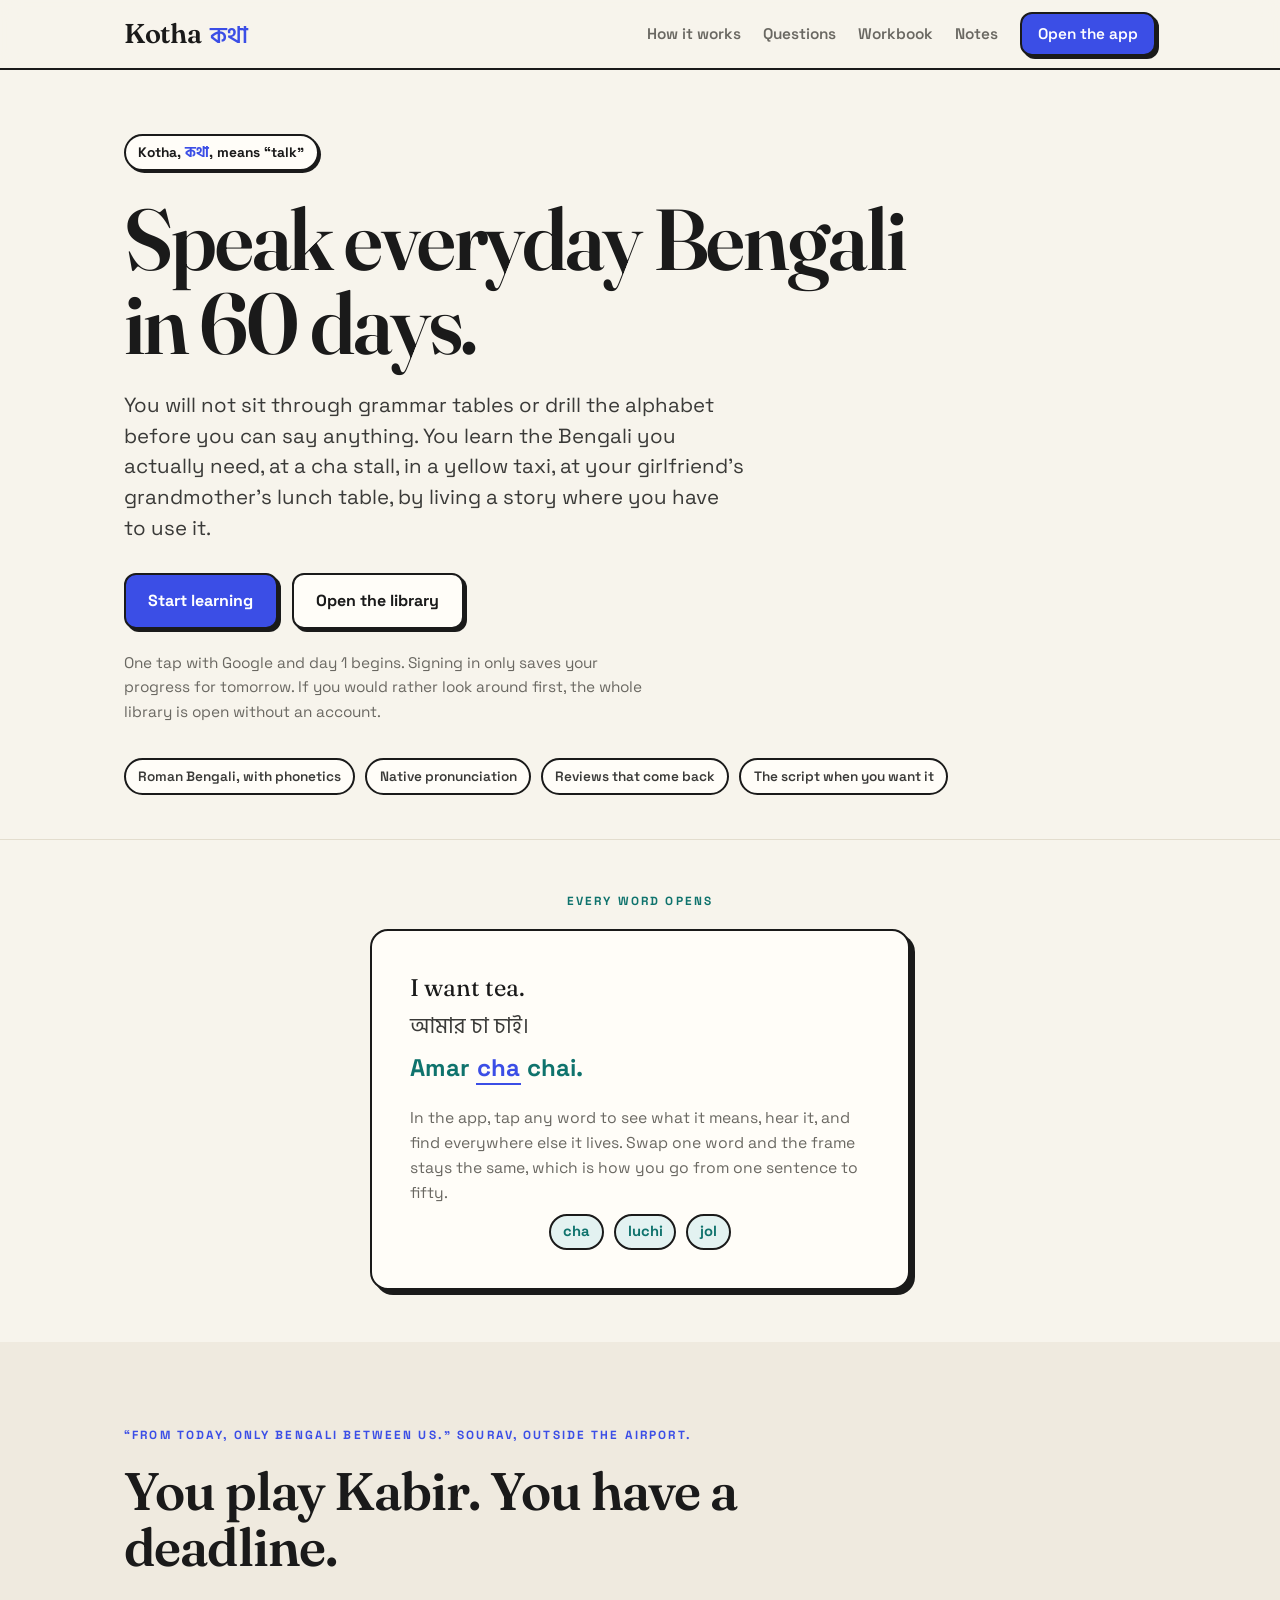
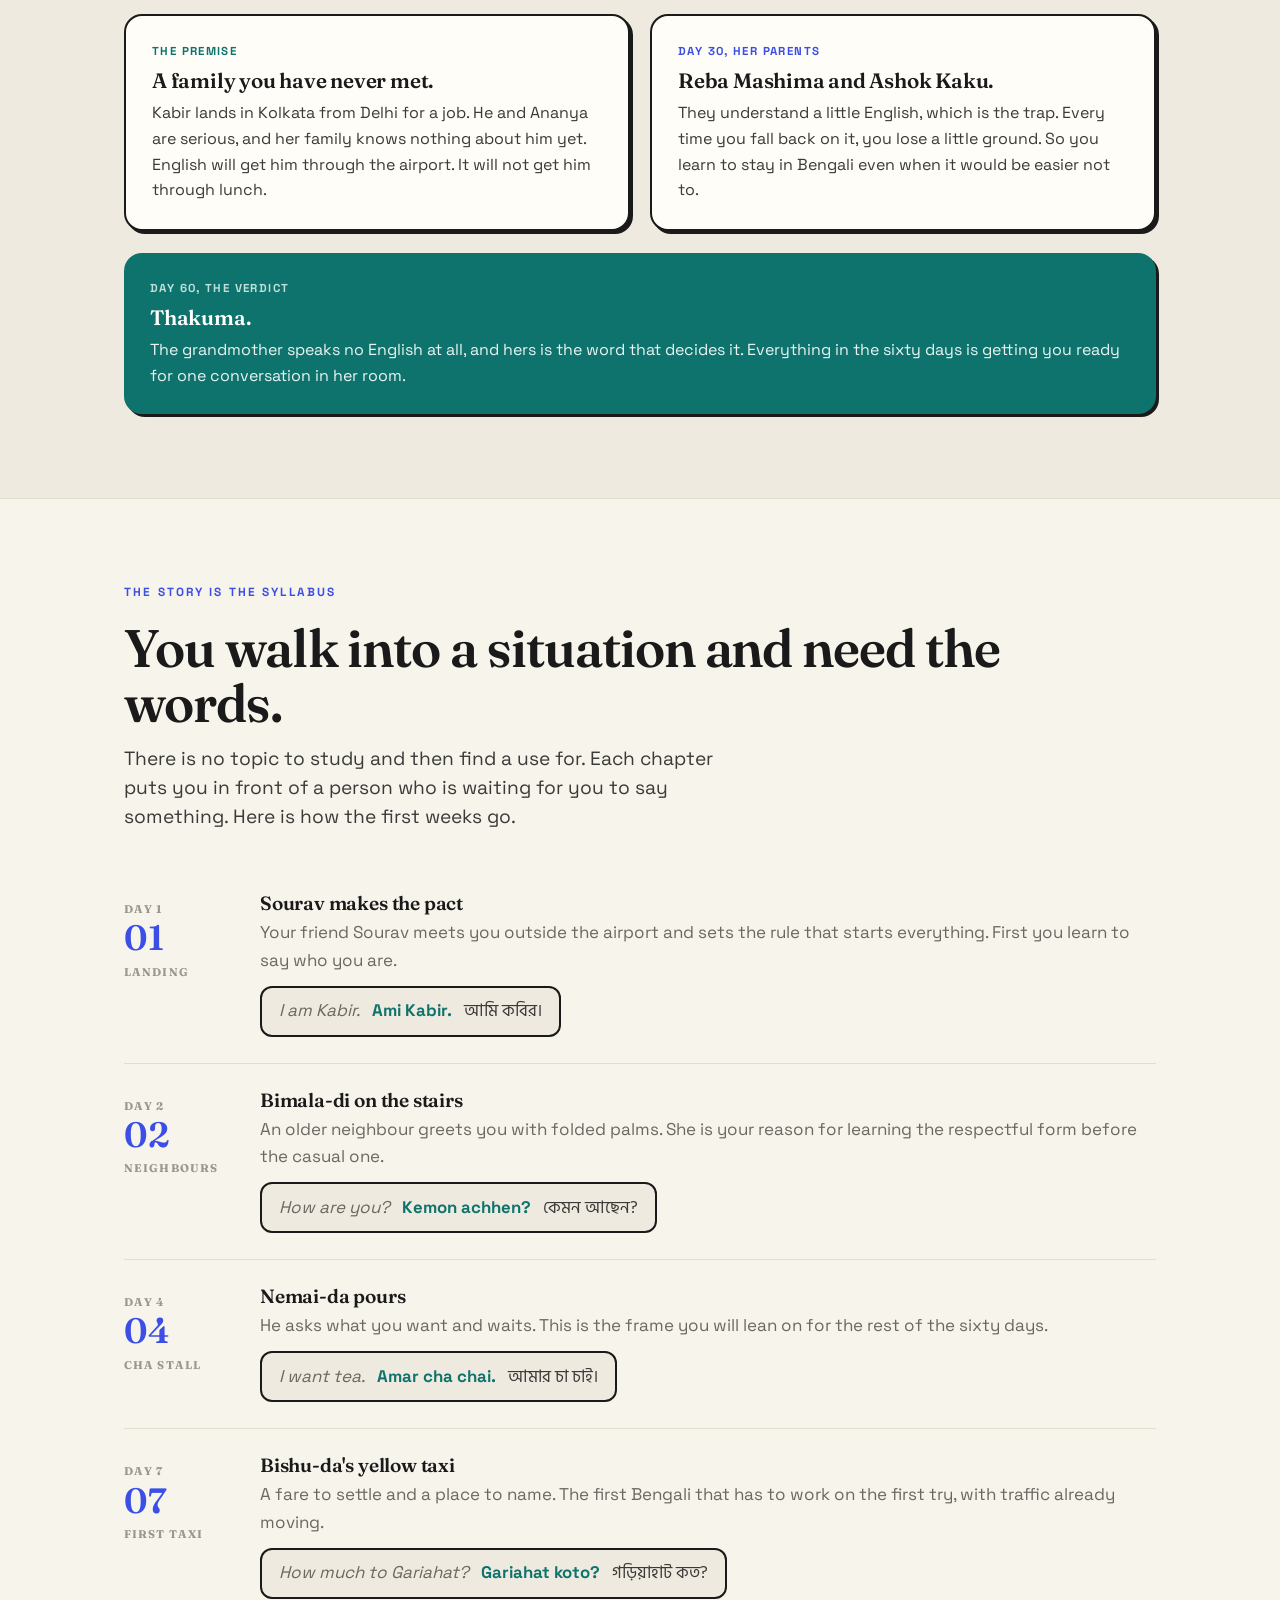
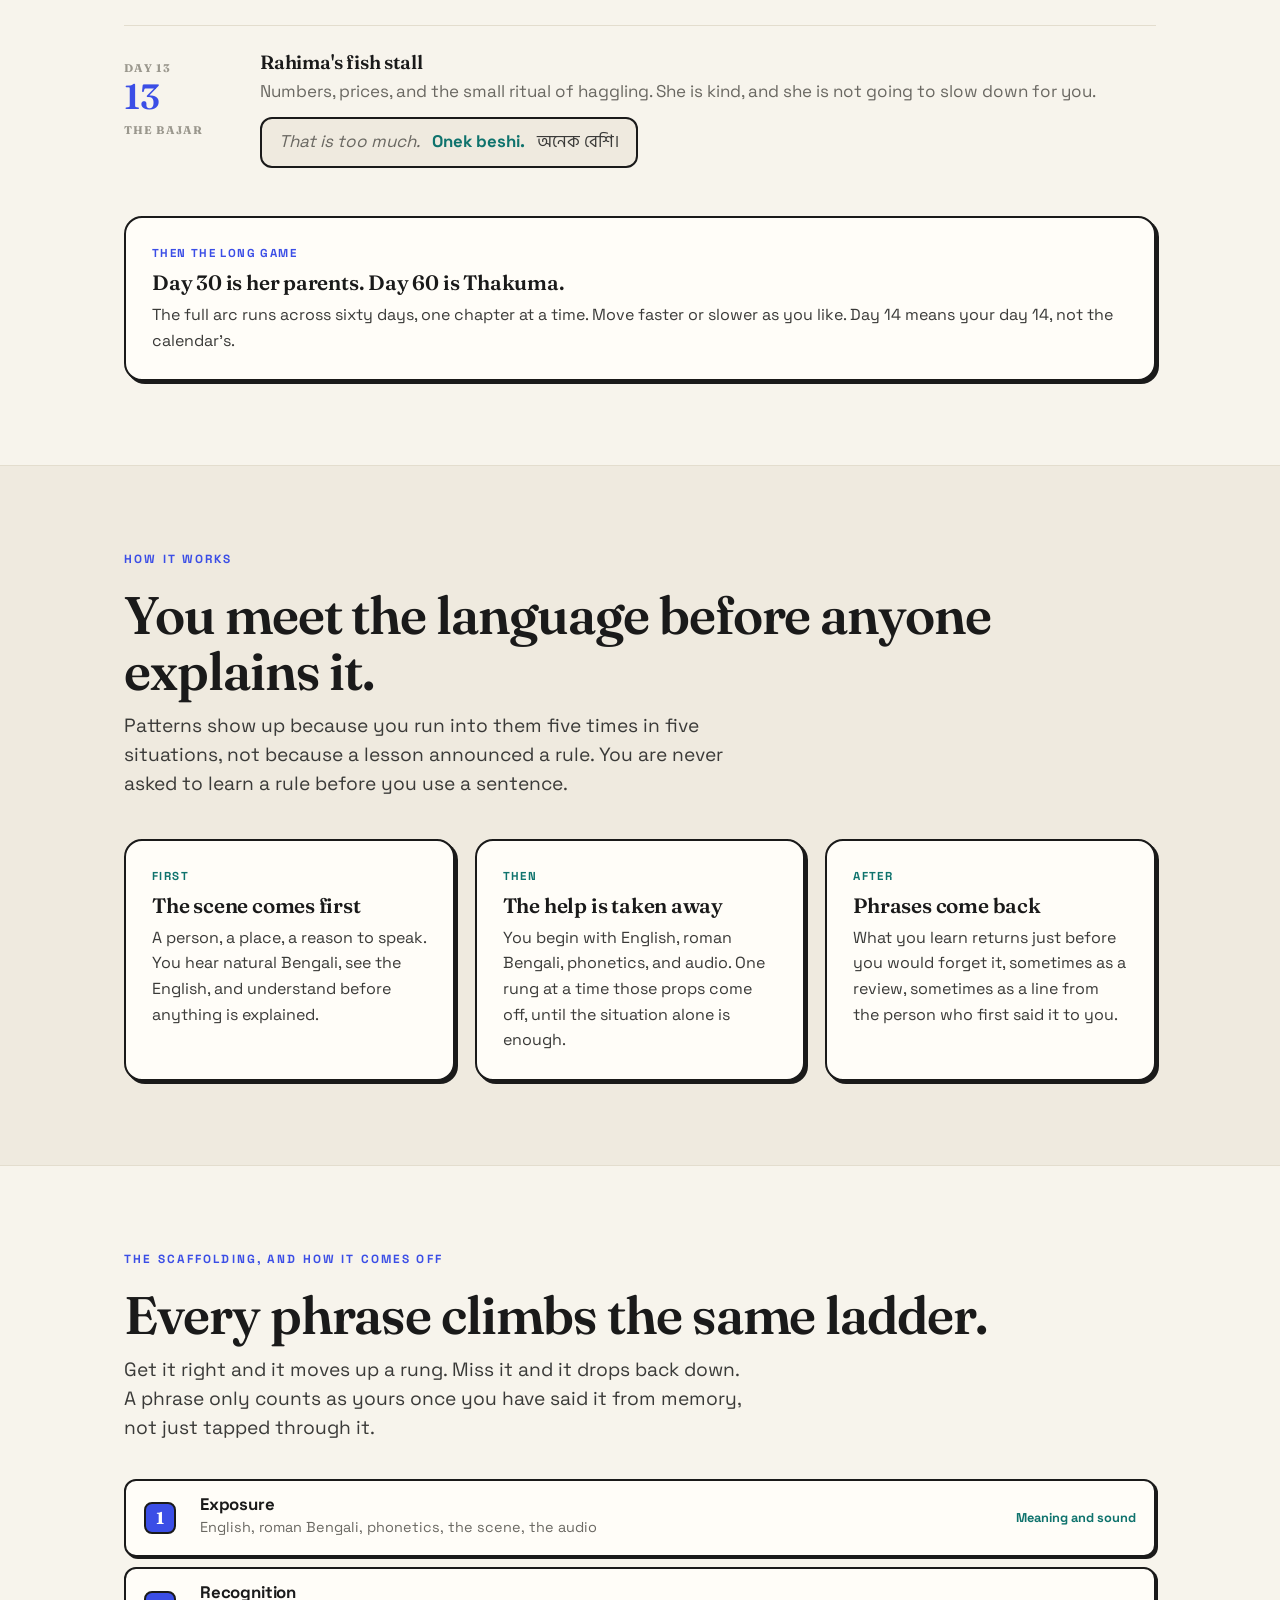
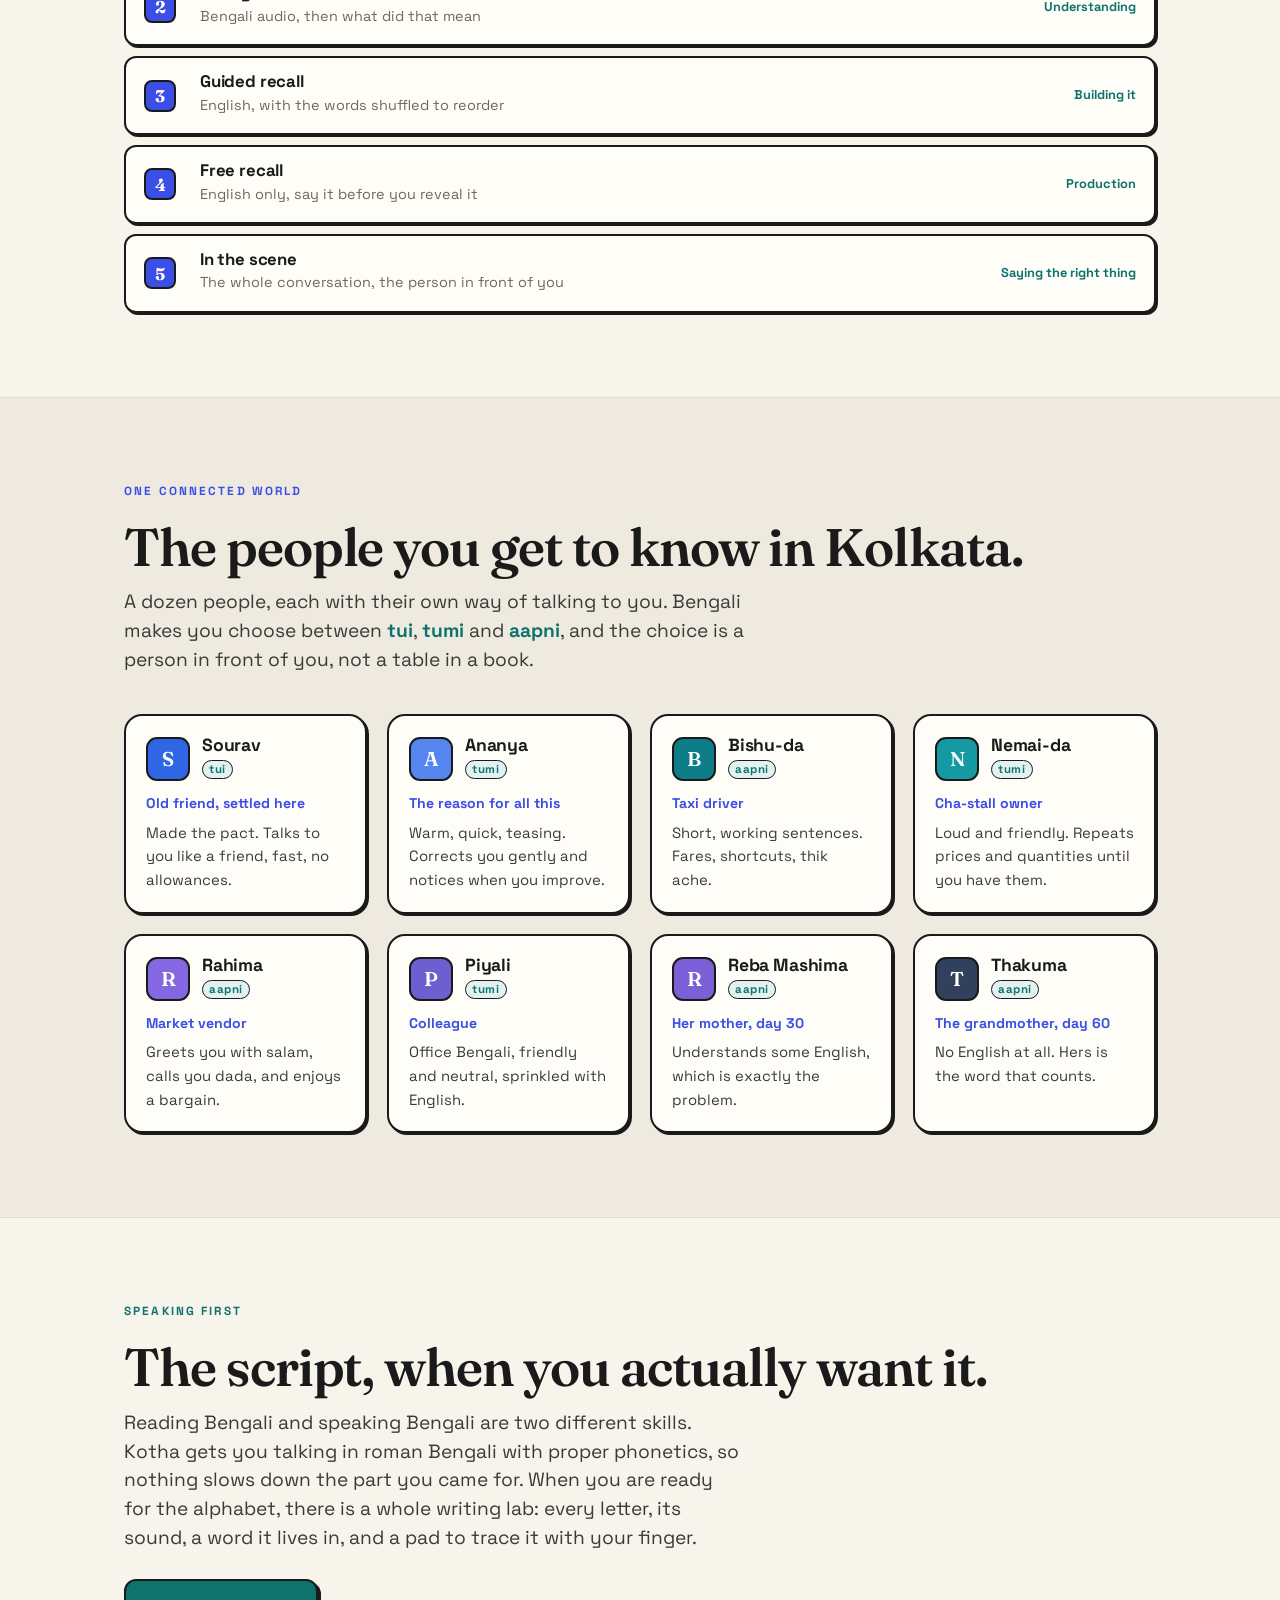
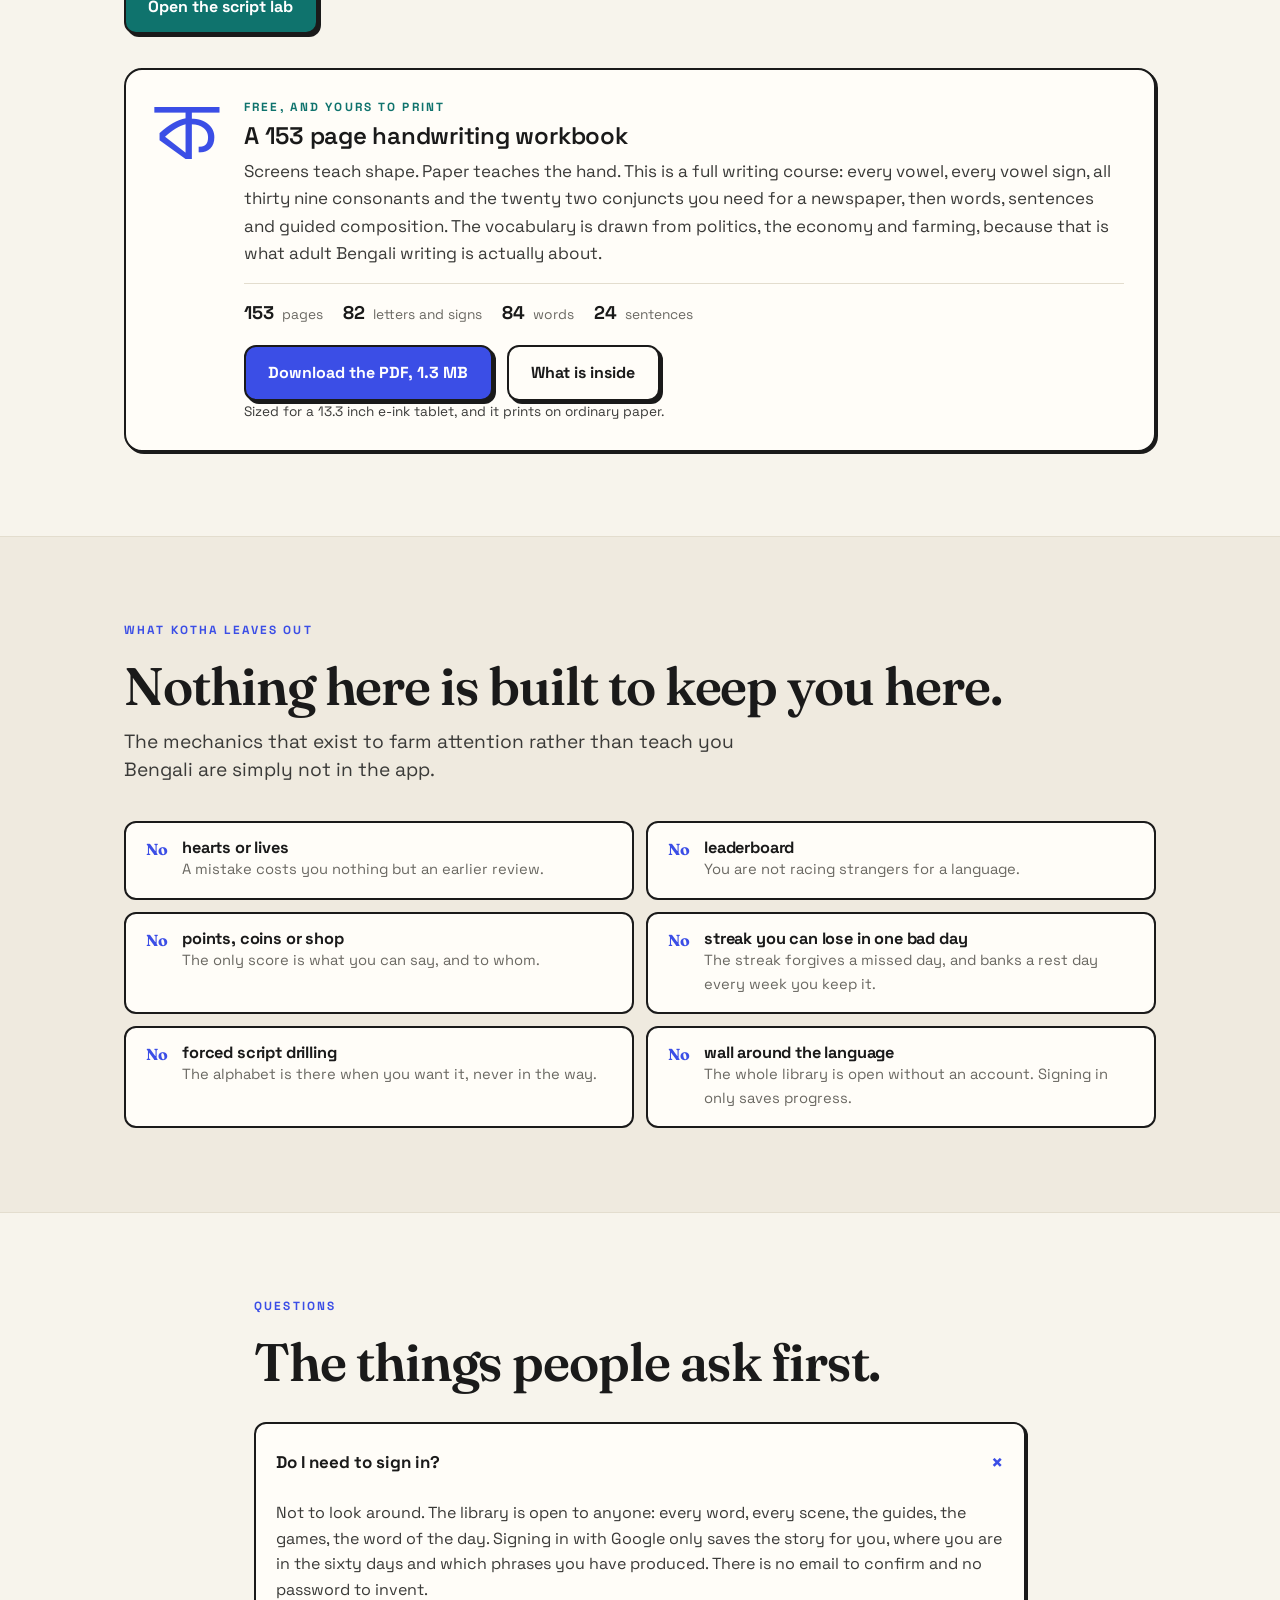
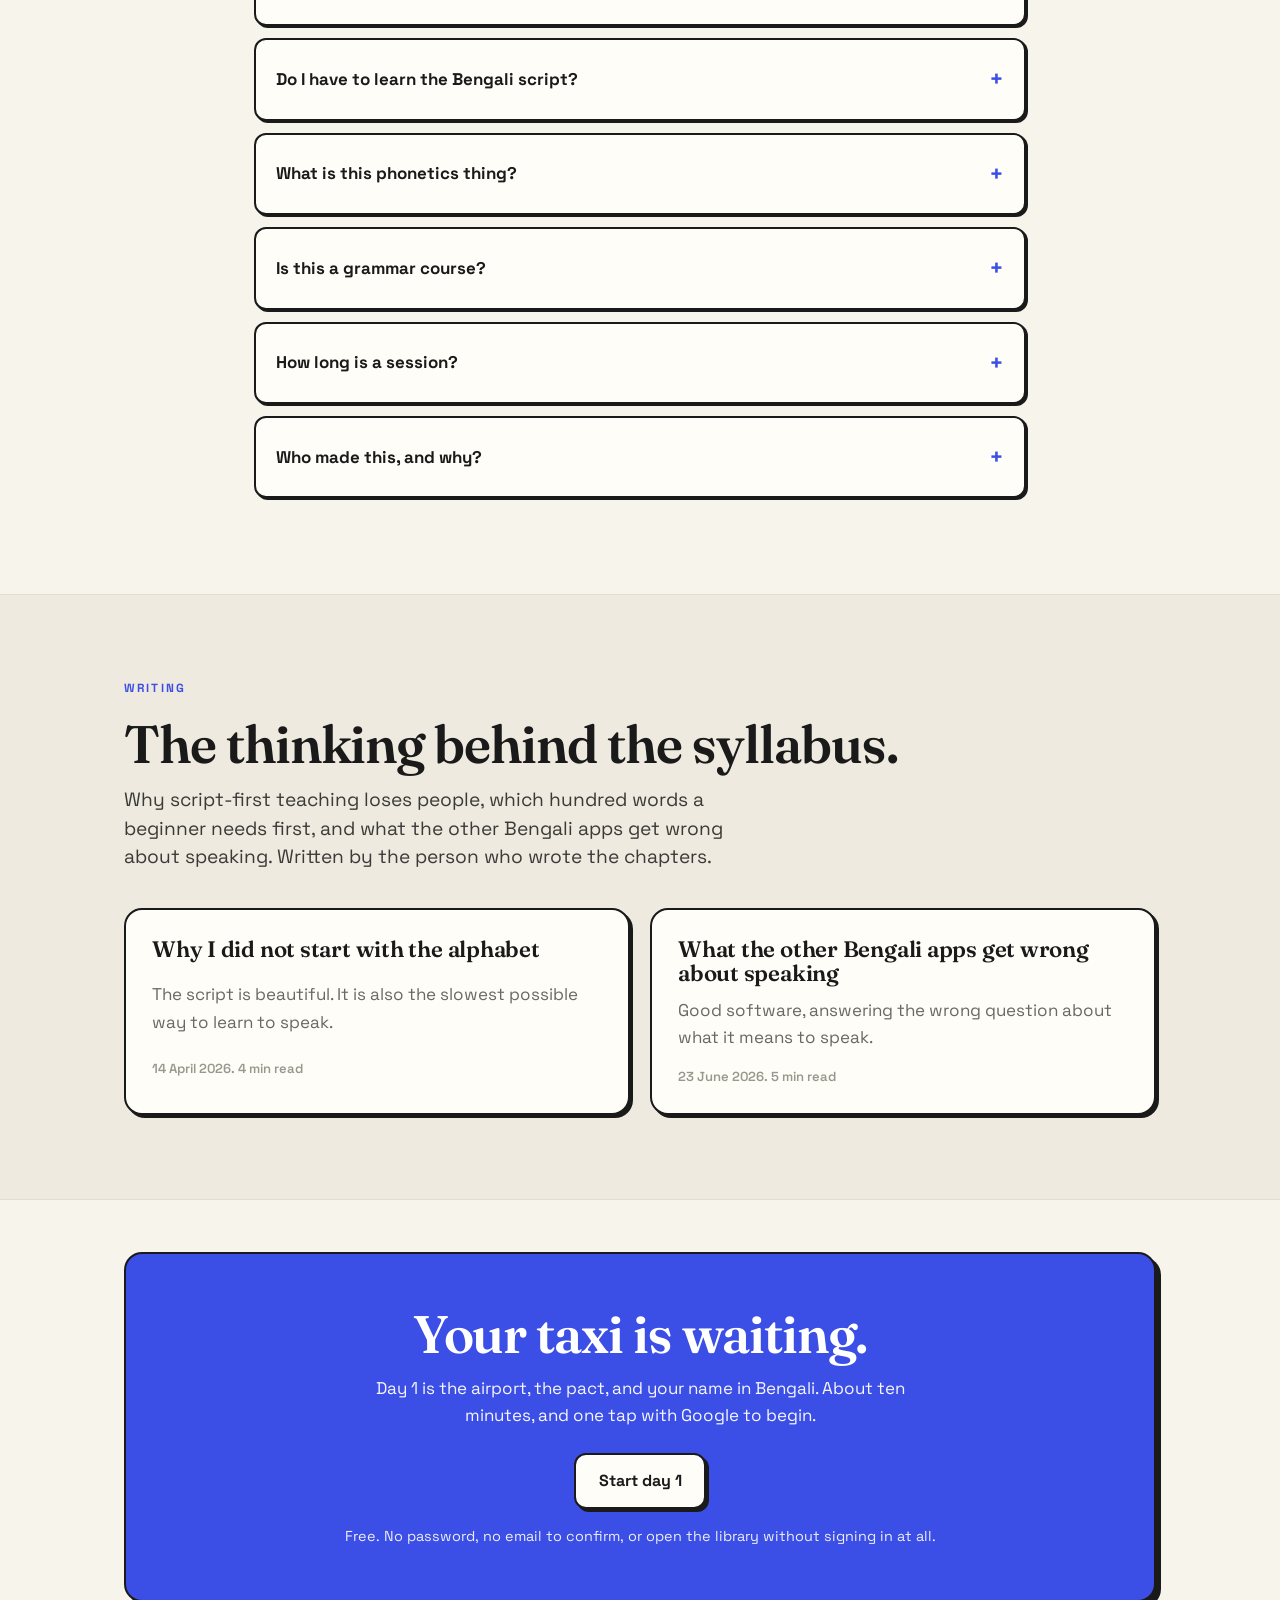
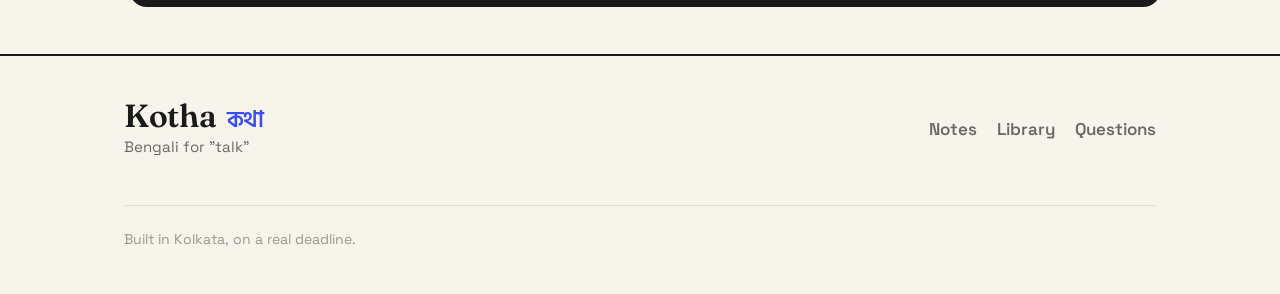
<file: index.html>
<!DOCTYPE html>
<html lang="en">
<head>
<meta charset="utf-8">
<meta name="viewport" content="width=device-width, initial-scale=1, viewport-fit=cover, maximum-scale=5">
<meta name="apple-mobile-web-app-capable" content="yes">
<meta name="mobile-web-app-capable" content="yes">
<meta name="apple-mobile-web-app-status-bar-style" content="default">
<meta name="apple-mobile-web-app-title" content="Kotha">
<meta name="theme-color" content="#f7f4ec" media="(prefers-color-scheme: light)">
<meta name="theme-color" content="#14151a" media="(prefers-color-scheme: dark)">
<meta name="format-detection" content="telephone=no">
<meta property="og:type" content="website">
<meta property="og:site_name" content="Kotha">
<meta property="og:title" content="Kotha, learn to speak Bengali">
<meta property="og:description" content="Story chapters set in Kolkata, spaced review that remembers what you forget, and the Bengali script traced by hand. Free.">
<meta property="og:url" content="https://aytasnerd.github.io/kotha-bengali/">
<meta property="og:image" content="https://aytasnerd.github.io/kotha-bengali/og.png">
<meta property="og:image:width" content="1200">
<meta property="og:image:height" content="630">
<meta property="og:image:alt" content="The Bengali letter ka, beside the word Kotha">
<meta name="twitter:card" content="summary_large_image">
<meta name="twitter:title" content="Kotha, learn to speak Bengali">
<meta name="twitter:description" content="Story chapters, spaced review, and the script by hand. Free.">
<meta name="twitter:image" content="https://aytasnerd.github.io/kotha-bengali/og.png">
<link rel="manifest" href="manifest.webmanifest">
<link rel="apple-touch-icon" sizes="180x180" href="apple-touch-icon.png">
<link rel="icon" href="icon.svg" type="image/svg+xml">
<title>Kotha, speak everyday Bengali in 60 days</title>
<meta name="description" content="Speak everyday Bengali in 60 days. The Bengali you actually need at a cha stall, in a yellow taxi, at your girlfriend's grandmother's lunch table, learned by living a story where you have to use it.">
<link rel="preconnect" href="https://fonts.googleapis.com">
<link rel="preconnect" href="https://fonts.gstatic.com" crossorigin>
<link href="https://fonts.googleapis.com/css2?family=Fraunces:ital,opsz,wght@0,9..144,400;0,9..144,500;0,9..144,600;0,9..144,700;1,9..144,500&family=Space+Grotesk:wght@400;500;600;700&family=Hind+Siliguri:wght@400;500;600;700&display=swap" rel="stylesheet">
<script>(function(){var r=document.documentElement;r.dataset.theme=localStorage.getItem('kotha.theme')||'light';r.dataset.accent=localStorage.getItem('kotha.accent')||'indigo';})();</script>
<link rel="stylesheet" href="styles.css?v=1785335467">
</head>
<body>

<header class="nav">
  <div class="nav-inner">
    <a href="index.html" class="brand">Kotha <span class="sc">কথা</span></a>
    <nav class="nav-links" id="navlinks">
      <a href="#how">How it works</a>
      <a href="#questions">Questions</a>
      <a href="#workbook">Workbook</a>
      <a href="app.html#/writing">Notes</a>
      <a href="app.html" class="btn btn-primary nav-cta">Open the app</a>
      
    </nav>
    <button class="nav-toggle" aria-label="Menu" onclick="document.getElementById('navlinks').classList.toggle('open')">Menu</button>
  </div>
</header>

<section class="hero">
  <div class="wrap">
    <span class="hero-badge">Kotha, <span class="sc">কথা</span>, means “talk”</span>
    <h1 class="h-hero">Speak everyday Bengali<br>in 60 days.</h1>
    <p class="lead">You will not sit through grammar tables or drill the alphabet before you can say anything. You learn the Bengali you actually need, at a cha stall, in a yellow taxi, at your girlfriend's grandmother's lunch table, by living a story where you have to use it.</p>
    <div class="hero-cta">
      <a href="app.html" class="btn btn-primary">Start learning</a>
      <a href="app.html#/library" class="btn btn-ghost">Open the library</a>
    </div>
    <p class="hero-note">One tap with Google and day 1 begins. Signing in only saves your progress for tomorrow. If you would rather look around first, the whole library is open without an account.</p>
    <div class="hero-chips">
      <span class="chip">Roman Bengali, with phonetics</span>
      <span class="chip">Native pronunciation</span>
      <span class="chip">Reviews that come back</span>
      <span class="chip">The script when you want it</span>
    </div>
  </div>
</section>

<section class="section-sm">
  <div class="wrap center">
    <p class="eyebrow teal">Every word opens</p>
    <a class="tapdemo" href="app.html" style="display:block">
      <div class="phrase">I want tea.</div>
      <div class="scriptline">আমার চা চাই।</div>
      <div class="roman">Amar <span class="word">cha</span> chai.</div>
      <p class="muted" style="font-size:.98rem">In the app, tap any word to see what it means, hear it, and find everywhere else it lives. Swap one word and the frame stays the same, which is how you go from one sentence to fifty.</p>
      <div class="swap-row" style="justify-content:center">
        <span class="swap">cha</span>
        <span class="swap">luchi</span>
        <span class="swap">jol</span>
      </div>
    </a>
  </div>
</section>

<section class="section" style="background:var(--bg-subtle)">
  <div class="wrap">
    <p class="eyebrow">“From today, only Bengali between us.” Sourav, outside the airport.</p>
    <h2 class="h-sec" style="max-width:760px">You play Kabir. You have a deadline.</h2>
    <div class="grid grid-2" style="margin-top:40px">
      <div class="card">
        <div class="kicker teal">The premise</div>
        <h3>A family you have never met.</h3>
        <p>Kabir lands in Kolkata from Delhi for a job. He and Ananya are serious, and her family knows nothing about him yet. English will get him through the airport. It will not get him through lunch.</p>
      </div>
      <div class="card">
        <div class="kicker">Day 30, her parents</div>
        <h3>Reba Mashima and Ashok Kaku.</h3>
        <p>They understand a little English, which is the trap. Every time you fall back on it, you lose a little ground. So you learn to stay in Bengali even when it would be easier not to.</p>
      </div>
    </div>
    <div class="card" style="margin-top:22px;background:var(--grad-teal);color:#fff;border:none">
      <div class="kicker teal" style="color:#bfe0da">Day 60, the verdict</div>
      <h3 style="color:#fff">Thakuma.</h3>
      <p style="color:#eaf5f2">The grandmother speaks no English at all, and hers is the word that decides it. Everything in the sixty days is getting you ready for one conversation in her room.</p>
    </div>
  </div>
</section>

<section class="section">
  <div class="wrap">
    <p class="eyebrow">The story is the syllabus</p>
    <h2 class="h-sec">You walk into a situation and need the words.</h2>
    <p class="lead" style="margin-top:14px">There is no topic to study and then find a use for. Each chapter puts you in front of a person who is waiting for you to say something. Here is how the first weeks go.</p>

    <div style="margin-top:36px">
      <div class="beat">
        <div class="day"><span class="lbl">Day 1</span><span class="num">01</span><span class="lbl">Landing</span></div>
        <div><h4>Sourav makes the pact</h4>
          <p class="muted">Your friend Sourav meets you outside the airport and sets the rule that starts everything. First you learn to say who you are.</p>
          <div class="say"><span class="en">I am Kabir.</span><span class="bn">Ami Kabir.</span><span class="sc">আমি কবির।</span></div></div>
      </div>
      <div class="beat">
        <div class="day"><span class="lbl">Day 2</span><span class="num">02</span><span class="lbl">Neighbours</span></div>
        <div><h4>Bimala-di on the stairs</h4>
          <p class="muted">An older neighbour greets you with folded palms. She is your reason for learning the respectful form before the casual one.</p>
          <div class="say"><span class="en">How are you?</span><span class="bn">Kemon achhen?</span><span class="sc">কেমন আছেন?</span></div></div>
      </div>
      <div class="beat">
        <div class="day"><span class="lbl">Day 4</span><span class="num">04</span><span class="lbl">Cha stall</span></div>
        <div><h4>Nemai-da pours</h4>
          <p class="muted">He asks what you want and waits. This is the frame you will lean on for the rest of the sixty days.</p>
          <div class="say"><span class="en">I want tea.</span><span class="bn">Amar cha chai.</span><span class="sc">আমার চা চাই।</span></div></div>
      </div>
      <div class="beat">
        <div class="day"><span class="lbl">Day 7</span><span class="num">07</span><span class="lbl">First taxi</span></div>
        <div><h4>Bishu-da's yellow taxi</h4>
          <p class="muted">A fare to settle and a place to name. The first Bengali that has to work on the first try, with traffic already moving.</p>
          <div class="say"><span class="en">How much to Gariahat?</span><span class="bn">Gariahat koto?</span><span class="sc">গড়িয়াহাট কত?</span></div></div>
      </div>
      <div class="beat">
        <div class="day"><span class="lbl">Day 13</span><span class="num">13</span><span class="lbl">The bajar</span></div>
        <div><h4>Rahima's fish stall</h4>
          <p class="muted">Numbers, prices, and the small ritual of haggling. She is kind, and she is not going to slow down for you.</p>
          <div class="say"><span class="en">That is too much.</span><span class="bn">Onek beshi.</span><span class="sc">অনেক বেশি।</span></div></div>
      </div>
    </div>

    <div class="card" style="margin-top:22px">
      <div class="kicker">Then the long game</div>
      <h3>Day 30 is her parents. Day 60 is Thakuma.</h3>
      <p>The full arc runs across sixty days, one chapter at a time. Move faster or slower as you like. Day 14 means your day 14, not the calendar's.</p>
    </div>
  </div>
</section>

<section class="section" id="how" style="background:var(--bg-subtle)">
  <div class="wrap">
    <p class="eyebrow">How it works</p>
    <h2 class="h-sec">You meet the language before anyone explains it.</h2>
    <p class="lead" style="margin-top:14px">Patterns show up because you run into them five times in five situations, not because a lesson announced a rule. You are never asked to learn a rule before you use a sentence.</p>

    <div class="grid grid-3" style="margin-top:40px">
      <div class="card"><div class="kicker teal">First</div><h3>The scene comes first</h3>
        <p>A person, a place, a reason to speak. You hear natural Bengali, see the English, and understand before anything is explained.</p></div>
      <div class="card"><div class="kicker teal">Then</div><h3>The help is taken away</h3>
        <p>You begin with English, roman Bengali, phonetics, and audio. One rung at a time those props come off, until the situation alone is enough.</p></div>
      <div class="card"><div class="kicker teal">After</div><h3>Phrases come back</h3>
        <p>What you learn returns just before you would forget it, sometimes as a review, sometimes as a line from the person who first said it to you.</p></div>
    </div>
  </div>
</section>

<section class="section">
  <div class="wrap">
    <p class="eyebrow">The scaffolding, and how it comes off</p>
    <h2 class="h-sec">Every phrase climbs the same ladder.</h2>
    <p class="lead" style="margin-top:14px">Get it right and it moves up a rung. Miss it and it drops back down. A phrase only counts as yours once you have said it from memory, not just tapped through it.</p>

    <div class="ladder" style="margin-top:36px">
      <div class="rung"><span class="n">1</span><div><h4>Exposure</h4><span class="sub">English, roman Bengali, phonetics, the scene, the audio</span></div><span class="tag">Meaning and sound</span></div>
      <div class="rung"><span class="n">2</span><div><h4>Recognition</h4><span class="sub">Bengali audio, then what did that mean</span></div><span class="tag">Understanding</span></div>
      <div class="rung"><span class="n">3</span><div><h4>Guided recall</h4><span class="sub">English, with the words shuffled to reorder</span></div><span class="tag">Building it</span></div>
      <div class="rung"><span class="n">4</span><div><h4>Free recall</h4><span class="sub">English only, say it before you reveal it</span></div><span class="tag">Production</span></div>
      <div class="rung"><span class="n">5</span><div><h4>In the scene</h4><span class="sub">The whole conversation, the person in front of you</span></div><span class="tag">Saying the right thing</span></div>
    </div>
  </div>
</section>

<section class="section" style="background:var(--bg-subtle)">
  <div class="wrap">
    <p class="eyebrow">One connected world</p>
    <h2 class="h-sec">The people you get to know in Kolkata.</h2>
    <p class="lead" style="margin-top:14px">A dozen people, each with their own way of talking to you. Bengali makes you choose between <b class="bn">tui</b>, <b class="bn">tumi</b> and <b class="bn">aapni</b>, and the choice is a person in front of you, not a table in a book.</p>

    <div class="grid grid-4" style="margin-top:40px">
      <div class="person"><div class="top"><span class="avatar" style="background:#2f66e6">S</span><div><h4>Sourav</h4><span class="reg">tui</span></div></div><div class="role">Old friend, settled here</div><p>Made the pact. Talks to you like a friend, fast, no allowances.</p></div>
      <div class="person"><div class="top"><span class="avatar" style="background:#5585ef">A</span><div><h4>Ananya</h4><span class="reg">tumi</span></div></div><div class="role">The reason for all this</div><p>Warm, quick, teasing. Corrects you gently and notices when you improve.</p></div>
      <div class="person"><div class="top"><span class="avatar" style="background:#0f7d88">B</span><div><h4>Bishu-da</h4><span class="reg">aapni</span></div></div><div class="role">Taxi driver</div><p>Short, working sentences. Fares, shortcuts, thik ache.</p></div>
      <div class="person"><div class="top"><span class="avatar" style="background:#159aa4">N</span><div><h4>Nemai-da</h4><span class="reg">tumi</span></div></div><div class="role">Cha-stall owner</div><p>Loud and friendly. Repeats prices and quantities until you have them.</p></div>
      <div class="person"><div class="top"><span class="avatar" style="background:#8368e2">R</span><div><h4>Rahima</h4><span class="reg">aapni</span></div></div><div class="role">Market vendor</div><p>Greets you with salam, calls you dada, and enjoys a bargain.</p></div>
      <div class="person"><div class="top"><span class="avatar" style="background:#6d5fd0">P</span><div><h4>Piyali</h4><span class="reg">tumi</span></div></div><div class="role">Colleague</div><p>Office Bengali, friendly and neutral, sprinkled with English.</p></div>
      <div class="person"><div class="top"><span class="avatar" style="background:#7a5fd6">R</span><div><h4>Reba Mashima</h4><span class="reg">aapni</span></div></div><div class="role">Her mother, day 30</div><p>Understands some English, which is exactly the problem.</p></div>
      <div class="person"><div class="top"><span class="avatar" style="background:#31405c">T</span><div><h4>Thakuma</h4><span class="reg">aapni</span></div></div><div class="role">The grandmother, day 60</div><p>No English at all. Hers is the word that counts.</p></div>
    </div>
  </div>
</section>

<section class="section">
  <div class="wrap">
    <p class="eyebrow teal">Speaking first</p>
    <h2 class="h-sec">The script, when you actually want it.</h2>
    <p class="lead" style="margin-top:14px">Reading Bengali and speaking Bengali are two different skills. Kotha gets you talking in roman Bengali with proper phonetics, so nothing slows down the part you came for. When you are ready for the alphabet, there is a whole writing lab: every letter, its sound, a word it lives in, and a pad to trace it with your finger.</p>
    <div class="hero-cta" style="margin-top:26px"><a href="app.html#/script" class="btn btn-teal">Open the script lab</a></div>

    <div class="wb-card" id="workbook">
      <div class="wb-card-ka">ক</div>
      <div class="wb-card-body">
        <p class="eyebrow teal" style="margin-bottom:6px">Free, and yours to print</p>
        <h3>A 153 page handwriting workbook</h3>
        <p>Screens teach shape. Paper teaches the hand. This is a full writing course:
           every vowel, every vowel sign, all thirty nine consonants and the twenty two
           conjuncts you need for a newspaper, then words, sentences and guided
           composition. The vocabulary is drawn from politics, the economy and farming,
           because that is what adult Bengali writing is actually about.</p>
        <div class="wb-card-meta">
          <span><b>153</b> pages</span><span><b>82</b> letters and signs</span>
          <span><b>84</b> words</span><span><b>24</b> sentences</span>
        </div>
        <div class="hero-cta" style="margin-top:18px">
          <a href="Writing-Bengali.pdf" class="btn btn-primary" download>Download the PDF, 1.3 MB</a>
          <a href="app.html#/workbook" class="btn btn-ghost">What is inside</a>
        </div>
        <p class="wb-card-note">Sized for a 13.3 inch e-ink tablet, and it prints on ordinary paper.</p>
      </div>
    </div>
  </div>
</section>

<section class="section" style="background:var(--bg-subtle)">
  <div class="wrap">
    <p class="eyebrow">What Kotha leaves out</p>
    <h2 class="h-sec">Nothing here is built to keep you here.</h2>
    <p class="lead" style="margin-top:14px">The mechanics that exist to farm attention rather than teach you Bengali are simply not in the app.</p>

    <div class="wont grid grid-2" style="margin-top:36px">
      <div class="wont-item"><span class="x">No</span><div><h4>hearts or lives</h4><p>A mistake costs you nothing but an earlier review.</p></div></div>
      <div class="wont-item"><span class="x">No</span><div><h4>leaderboard</h4><p>You are not racing strangers for a language.</p></div></div>
      <div class="wont-item"><span class="x">No</span><div><h4>points, coins or shop</h4><p>The only score is what you can say, and to whom.</p></div></div>
      <div class="wont-item"><span class="x">No</span><div><h4>streak you can lose in one bad day</h4><p>The streak forgives a missed day, and banks a rest day every week you keep it.</p></div></div>
      <div class="wont-item"><span class="x">No</span><div><h4>forced script drilling</h4><p>The alphabet is there when you want it, never in the way.</p></div></div>
      <div class="wont-item"><span class="x">No</span><div><h4>wall around the language</h4><p>The whole library is open without an account. Signing in only saves progress.</p></div></div>
    </div>
  </div>
</section>

<section class="section" id="questions">
  <div class="wrap" style="max-width:820px">
    <p class="eyebrow">Questions</p>
    <h2 class="h-sec">The things people ask first.</h2>
    <div class="faq" style="margin-top:32px">
      <details open><summary>Do I need to sign in?</summary>
        <p>Not to look around. The library is open to anyone: every word, every scene, the guides, the games, the word of the day. Signing in with Google only saves the story for you, where you are in the sixty days and which phrases you have produced. There is no email to confirm and no password to invent.</p></details>
      <details><summary>Do I have to learn the Bengali script?</summary>
        <p>No, and not to speak. Everything is taught in roman Bengali with a phonetic guide, so <span class="bn">Amar cha chai</span> rather than the letters. If you do want the script, there is a full writing lab that teaches it letter by letter, with a tracing pad. It sits beside the course, never in front of it.</p></details>
      <details><summary>What is this phonetics thing?</summary>
        <p>Two spellings for every word. The casual roman that learners actually write, and a phonetic line in the mouth of Kolkata, so you know that <span class="bn">jol</span> is said /dʒɔl/ and <span class="bn">kemon achhen</span> is /kæmon atʃʰen/. You hear it too, on every phrase.</p></details>
      <details><summary>Is this a grammar course?</summary>
        <p>No. You are never asked to learn a rule before you use a sentence. Register, whether you say <span class="bn">tui</span>, <span class="bn">tumi</span> or <span class="bn">aapni</span>, is taught as who you are talking to, not which table applies. The guides are there if you want the why, but you can ignore them and still finish the story.</p></details>
      <details><summary>How long is a session?</summary>
        <p>About ten to fifteen minutes. A scene, four or five new phrases climbing the ladder, and the full conversation to read and hear at the end. One chapter a day carries you through the arc.</p></details>
      <details><summary>Who made this, and why?</summary>
        <p>Someone with the same deadline as Kabir: a family, a language they did not share, and a real date on the calendar. Everything in the app exists because it was needed first. The thinking behind the syllabus is in the <a href="app.html#/writing">Notes</a> section.</p></details>
    </div>
  </div>
</section>

<section class="section" style="background:var(--bg-subtle)">
  <div class="wrap">
    <p class="eyebrow">Writing</p>
    <h2 class="h-sec">The thinking behind the syllabus.</h2>
    <p class="lead" style="margin-top:14px">Why script-first teaching loses people, which hundred words a beginner needs first, and what the other Bengali apps get wrong about speaking. Written by the person who wrote the chapters.</p>
    <div class="grid grid-2" style="margin-top:36px">
      <a class="post" href="app.html#/post/why-i-did-not-start-with-the-alphabet">
        <h3>Why I did not start with the alphabet</h3>
        <p class="muted">The script is beautiful. It is also the slowest possible way to learn to speak.</p>
        <div class="meta">14 April 2026. 4 min read</div></a>
      <a class="post" href="app.html#/post/what-other-bengali-apps-get-wrong-about-speaking">
        <h3>What the other Bengali apps get wrong about speaking</h3>
        <p class="muted">Good software, answering the wrong question about what it means to speak.</p>
        <div class="meta">23 June 2026. 5 min read</div></a>
    </div>
  </div>
</section>

<section class="section-sm">
  <div class="wrap">
    <div class="cta-band">
      <h2 class="h-sec">Your taxi is waiting.</h2>
      <p>Day 1 is the airport, the pact, and your name in Bengali. About ten minutes, and one tap with Google to begin.</p>
      <a href="app.html" class="btn btn-ghost">Start day 1</a>
      <div class="sub">Free. No password, no email to confirm, or open the library without signing in at all.</div>
    </div>
  </div>
</section>

<footer class="foot">
  <div class="wrap foot-inner">
    <div><div class="brand">Kotha <span class="sc">কথা</span></div><div class="tag">Bengali for "talk"</div></div>
    <div class="links"><a href="app.html#/writing">Notes</a><a href="app.html#/library">Library</a><a href="#questions">Questions</a></div>
    <div class="built">Built in Kolkata, on a real deadline.</div>
  </div>
</footer>

<script>if('serviceWorker' in navigator)window.addEventListener('load',function(){navigator.serviceWorker.register('sw.js').catch(function(){})});</script>
</body>
</html>
</file>
<file: styles.css>
/* ==========================================================================
   Kotha, learn spoken Bengali
   Editorial system: strong type, crisp borders, tactile press shadows,
   hairline rules. Theming: light/dark x indigo/red, custom SVG icons.
   Type: Fraunces (display/wordmark) . Space Grotesk (UI) . Hind Siliguri (Bengali)
   ========================================================================== */

/* ---------------- tokens ---------------- */
:root{
  /* accent ramp (default: indigo) */
  --a-100:#e6e9fb; --a-200:#c7cef6; --a-400:#6675ec; --a-500:#3b4ee6; --a-600:#2c3bc9; --a-700:#20299c;
  --a-on:#ffffff;
  /* teal support (learn) */
  --t-50:#e3f2f1; --t-100:#c2e4e2; --t-300:#5cb0ad; --t-500:#178f88; --t-600:#0f736d; --t-700:#0b524e;
  /* violet support (reward/milestone) */
  --v-50:#efeafc; --v-100:#ded4f8; --v-500:#7c5ce0; --v-700:#553bb0;
  /* success */
  --s-500:#1f9d63; --s-50:#e4f5ec;

  /* paper + ink (light) */
  --paper:#f7f4ec; --paper-2:#efeadf; --card:#fffdf8;
  --ink:#1a1a1a; --ink-2:#3a3a38; --ink-3:#6a6862; --ink-4:#9a978d;
  --line:#1a1a1a; --line-soft:#e3ddce; --pop:#1a1a1a;

  --bg:var(--paper); --bg-2:var(--paper-2); --surface:var(--card);
  --text:var(--ink); --text-2:var(--ink-2); --muted:var(--ink-3); --faint:var(--ink-4);
  --accent:var(--a-500); --accent-hi:var(--a-400); --accent-lo:var(--a-600); --accent-soft:var(--a-100); --on-accent:var(--a-on);
  --bengali:var(--t-600);
  --radius:12px; --radius-lg:18px; --radius-pill:999px;

  /* legacy aliases so existing markup keeps working */
  --coral-50:var(--a-100);--coral-100:var(--a-200);--coral-300:var(--a-400);--coral-400:var(--accent-hi);
  --coral-500:var(--accent);--coral-600:var(--accent-lo);--coral-700:var(--a-700);
  --teal-50:var(--t-50);--teal-100:var(--t-100);--teal-300:var(--t-300);--teal-500:var(--t-500);--teal-600:var(--t-600);--teal-700:var(--t-700);
  --saffron-50:var(--v-50);--saffron-100:var(--v-100);--saffron-300:#b9a6ef;--saffron-500:var(--v-500);--saffron-700:var(--v-700);
  --green-50:var(--s-50);--green-300:#7cc9a2;--green-500:var(--s-500);--green-700:#137a4a;
  --cream-50:var(--card);--cream-100:var(--bg);--cream-200:var(--bg-2);--cream-300:#e3ddce;--cream-400:#d3cbb6;
  --ink-900:var(--text);--ink-700:var(--text-2);--ink-500:var(--muted);--ink-400:var(--faint);--ink-300:#c3bfb2;
  --bg-app:var(--bg);--bg-subtle:var(--bg-2);--surface-card:var(--surface);--surface-raised:var(--card);--surface-sunken:var(--bg-2);
  --text-strong:var(--text);--text-body:var(--text-2);--text-muted:var(--muted);--text-faint:var(--faint);--text-bengali:var(--bengali);
  --action:var(--accent);--action-hover:var(--accent-hi);--action-press:var(--accent-lo);--action-soft:var(--accent-soft);--on-action:var(--on-accent);
  --learn:var(--t-600);--learn-soft:var(--t-50);--on-learn:#fff;
  --reward-bg:var(--v-50);--reward-border:var(--v-100);--reward-accent:var(--v-500);
  --success:var(--s-500);--success-soft:var(--s-50);
  --border-hairline:var(--line-soft);--border-soft:var(--line-soft);--border-strong:#cfc7b4;
  --track:#e3ddce;--fill-learn:var(--t-500);--fill-action:var(--accent);--locked:var(--ink-4);
  --grad-coral:var(--accent);--grad-teal:var(--t-600);--grad-terra:var(--a-400);--grad-gold:var(--v-500);

  --pop-2:2px 2px 0 var(--pop); --pop-3:3px 3px 0 var(--pop); --pop-4:4px 4px 0 var(--pop); --pop-5:5px 5px 0 var(--pop);
  --shadow-xs:0 1px 0 var(--line-soft); --shadow-sm:var(--pop-2); --shadow-md:var(--pop-3); --shadow-lg:var(--pop-5); --shadow-coral:var(--pop-3);

  --font-serif:'Fraunces',Georgia,serif;
  --font-cursive:'Fraunces',Georgia,serif;
  --font-bengali:'Hind Siliguri','Noto Sans Bengali',sans-serif;
  --font-sans:'Space Grotesk',ui-sans-serif,system-ui,sans-serif;
  --ease:cubic-bezier(.2,.7,.3,1);
  --maxw:1080px;
}
:root[data-accent="red"]{
  --a-100:#fbe4de; --a-200:#f6c3b6; --a-400:#e0604a; --a-500:#d33a2c; --a-600:#b12a1f; --a-700:#8a1f16; --a-on:#fff;
}
:root[data-theme="dark"]{
  --paper:#14151a; --paper-2:#1b1d24; --card:#1f212a;
  --ink:#f3efe6; --ink-2:#d6d2c8; --ink-3:#a19d92; --ink-4:#726f66;
  --line:#f3efe6; --line-soft:#2c2e38; --pop:#000000;
  --border-strong:#3a3d49; --track:#2c2e38; --ink-300:#4a4d58;
  --a-100:#252a4a; --a-200:#333a63;
  --t-50:#14312f; --t-100:#1c4a46;
  --v-50:#241f3d; --v-100:#332b57;
  --s-50:#123626;
}
:root[data-theme="dark"][data-accent="indigo"]{ --a-400:#8b98ff; --a-500:#6f7cf0; --a-600:#8b98ff; }
:root[data-theme="dark"][data-accent="red"]{ --a-400:#f0705c; --a-500:#e6543f; --a-600:#f0705c; }

*,*::before,*::after{box-sizing:border-box;margin:0;padding:0}
html{scroll-behavior:smooth;-webkit-text-size-adjust:100%}
body{
  font-family:var(--font-sans); background:var(--bg); color:var(--text-2);
  line-height:1.6; font-size:17px; -webkit-font-smoothing:antialiased; text-rendering:optimizeLegibility;
  background-image:radial-gradient(var(--line-soft) .5px, transparent .5px);
  background-size:22px 22px; background-position:-11px -11px;
}
img{max-width:100%;display:block}
a{color:inherit;text-decoration:none}
button{font-family:inherit;color:inherit}
svg{display:block}
::selection{background:var(--accent);color:var(--on-accent)}

.serif{font-family:var(--font-serif)}
.script{font-family:var(--font-bengali);font-weight:600}
.bn{color:var(--bengali);font-weight:700}
.muted{color:var(--muted)} .faint{color:var(--faint)} .center{text-align:center}
.icn{width:1.25em;height:1.25em;display:inline-block;vertical-align:-.18em;stroke:currentColor;fill:none;flex:none}

.wrap{max-width:var(--maxw);margin:0 auto;padding:0 24px}
.section{padding:84px 0;position:relative}
.section+.section,.section-sm{border-top:1px solid var(--line-soft)}
.section-sm{padding:52px 0}
.eyebrow{font-family:var(--font-sans);font-size:.74rem;font-weight:700;letter-spacing:.18em;text-transform:uppercase;color:var(--accent);margin-bottom:18px}
.eyebrow.teal{color:var(--bengali)}
h1,h2,h3,h4{font-family:var(--font-serif);color:var(--text);line-height:1.05;font-weight:600;letter-spacing:-.01em}
.h-hero{font-size:clamp(2.7rem,7vw,5.4rem);font-weight:600;letter-spacing:-.025em;line-height:.98}
.h-sec{font-size:clamp(2rem,4.4vw,3.3rem);letter-spacing:-.02em}
.h-sub{font-size:clamp(1.3rem,2vw,1.7rem)}
.lead{font-size:clamp(1.1rem,1.5vw,1.3rem);color:var(--text-2);max-width:620px;line-height:1.5}

/* buttons (tactile) */
.btn{display:inline-flex;align-items:center;gap:.5em;font-family:var(--font-sans);font-weight:700;font-size:1rem;
  padding:.8em 1.4em;border-radius:var(--radius);border:2px solid var(--line);cursor:pointer;background:var(--surface);color:var(--text);
  box-shadow:var(--pop-3);transition:transform .12s var(--ease),box-shadow .12s var(--ease),background .15s}
.btn:hover{transform:translate(-2px,-2px);box-shadow:var(--pop-5)}
.btn:active{transform:translate(2px,2px);box-shadow:0 0 0 var(--pop)}
.btn-primary{background:var(--accent);color:var(--on-accent)}
.btn-teal{background:var(--t-600);color:#fff}
.btn-ghost{background:var(--surface)}
.btn-sm{padding:.5em 1em;font-size:.9rem;box-shadow:var(--pop-2)}
.btn .icn{width:1.1em;height:1.1em}

/* landing nav */
.nav{position:sticky;top:0;z-index:50;background:color-mix(in srgb,var(--bg) 86%,transparent);backdrop-filter:blur(10px);border-bottom:2px solid var(--line)}
.nav-inner{max-width:var(--maxw);margin:0 auto;padding:12px 24px;display:flex;align-items:center;justify-content:space-between;gap:16px}
.brand{font-family:var(--font-serif);font-weight:600;font-size:1.7rem;color:var(--text);line-height:1;display:inline-flex;align-items:baseline;gap:.32em;letter-spacing:-.01em}
.brand .sc{font-family:var(--font-bengali);font-size:1.35rem;color:var(--accent)}
.nav-links{display:flex;align-items:center;gap:22px}
.nav-links a{font-weight:600;font-size:.96rem;color:var(--muted);transition:color .15s}
.nav-links a:hover{color:var(--text)}
.nav-cta{padding:.5em 1.05em;font-size:.92rem}
.nav-links a.nav-cta,.nav-links a.nav-cta:hover{color:var(--on-accent)}
.nav-toggle{display:none}

/* theme controls */
.theme-ctl{display:inline-flex;align-items:center;gap:6px}
.tbtn{width:34px;height:34px;border:2px solid var(--line);border-radius:9px;background:var(--surface);cursor:pointer;display:grid;place-items:center;box-shadow:var(--pop-2);transition:transform .1s var(--ease),box-shadow .1s}
.tbtn:hover{transform:translate(-1px,-1px);box-shadow:var(--pop-3)}
.tbtn:active{transform:translate(1px,1px);box-shadow:0 0 0 var(--pop)}
.tbtn .icn{width:18px;height:18px}
.tbtn.accent-dot::after{content:'';width:15px;height:15px;border-radius:50%;background:var(--accent);border:2px solid var(--line)}

/* hero */
.hero{padding:64px 0 44px}
.hero-badge{display:inline-block;font-size:.86rem;font-weight:700;color:var(--text);background:var(--surface);border:2px solid var(--line);padding:.35em .9em;border-radius:var(--radius-pill);margin-bottom:26px;box-shadow:var(--pop-2)}
.hero-badge .sc{font-family:var(--font-bengali);color:var(--accent)}
.hero h1{margin-bottom:24px}
.hero .lead{margin-bottom:30px;font-size:clamp(1.12rem,1.6vw,1.36rem)}
.hero-cta{display:flex;flex-wrap:wrap;gap:14px;align-items:center}
.hero-note{margin-top:22px;color:var(--muted);font-size:.96rem;max-width:540px}
.hero-chips{display:flex;flex-wrap:wrap;gap:10px;margin-top:34px}
.chip{font-size:.85rem;font-weight:600;color:var(--text-2);background:var(--surface);border:2px solid var(--line);padding:.4em .9em;border-radius:var(--radius-pill)}

/* tap-word demo */
.tapdemo{background:var(--surface);border:2px solid var(--line);border-radius:var(--radius-lg);box-shadow:var(--pop-5);padding:38px;max-width:540px;margin:0 auto;text-align:left;display:block}
.tapdemo .phrase{font-family:var(--font-serif);font-size:1.5rem;color:var(--text);margin-bottom:2px}
.tapdemo .scriptline{font-family:var(--font-bengali);font-size:1.4rem;color:var(--text-2);margin-bottom:4px}
.tapdemo .roman{font-size:1.5rem;font-weight:700;color:var(--bengali);margin-bottom:18px}
.word{border-bottom:2px solid var(--accent);cursor:pointer;color:var(--accent);font-weight:700;padding:0 1px}
.word:hover{background:var(--accent-soft)}
.swap-row{display:flex;gap:10px;flex-wrap:wrap;margin-top:8px}
.swap{font-weight:700;color:var(--bengali);background:var(--t-50);border:2px solid var(--line);padding:.3em .8em;border-radius:var(--radius-pill);font-size:.92rem}

/* grids/cards */
.grid{display:grid;gap:20px}.grid-2{grid-template-columns:repeat(2,1fr)}
.grid-3{grid-template-columns:repeat(3,1fr)}.grid-4{grid-template-columns:repeat(4,1fr)}
.card{background:var(--surface);border:2px solid var(--line);border-radius:var(--radius-lg);padding:26px;box-shadow:var(--pop-3)}
.card.link,button.card{transition:transform .12s var(--ease),box-shadow .12s var(--ease);cursor:pointer}
.card.link:hover,button.card:hover{transform:translate(-2px,-2px);box-shadow:var(--pop-5)}
.card h3{font-size:1.3rem;margin-bottom:8px}
.card .kicker{font-family:var(--font-sans);font-size:.72rem;font-weight:700;letter-spacing:.12em;text-transform:uppercase;color:var(--accent);margin-bottom:10px}
.card .kicker.teal{color:var(--bengali)}
.card p{color:var(--text-2);font-size:1rem}

/* story beats */
.beat{display:grid;grid-template-columns:110px 1fr;gap:26px;padding:26px 0;border-top:1px solid var(--line-soft);align-items:start}
.beat:first-child{border-top:none}
.beat .day{font-family:var(--font-serif)}
.beat .day .num{font-size:2.2rem;color:var(--accent);display:block;line-height:1;font-weight:600}
.beat .day .lbl{font-size:.7rem;font-weight:700;letter-spacing:.1em;text-transform:uppercase;color:var(--faint)}
.beat h4{font-size:1.2rem;margin-bottom:6px}
.beat .say{margin-top:12px;display:inline-flex;flex-wrap:wrap;gap:6px 12px;align-items:baseline;background:var(--bg-2);border:2px solid var(--line);padding:.55em 1em;border-radius:var(--radius)}
.beat .say .en{color:var(--muted);font-style:italic}
.beat .say .sc{font-family:var(--font-bengali);color:var(--text-2)}
.beat .say .bn{font-size:1.05rem}

/* ladder */
.ladder{display:grid;gap:10px}
.rung{display:grid;grid-template-columns:40px 1fr auto;gap:16px;align-items:center;background:var(--surface);border:2px solid var(--line);border-radius:var(--radius);padding:15px 18px;box-shadow:var(--pop-2)}
.rung .n{width:32px;height:32px;border-radius:8px;background:var(--accent);color:var(--on-accent);font-weight:700;display:grid;place-items:center;font-family:var(--font-serif);border:2px solid var(--line)}
.rung h4{font-size:1.05rem;font-family:var(--font-sans);font-weight:700;color:var(--text)}
.rung .sub{font-size:.9rem;color:var(--muted)}
.rung .tag{font-size:.8rem;font-weight:700;color:var(--bengali);white-space:nowrap}

/* people */
.person{background:var(--surface);border:2px solid var(--line);border-radius:var(--radius-lg);padding:20px;box-shadow:var(--pop-2)}
.person .top{display:flex;align-items:center;gap:12px;margin-bottom:10px}
.avatar{width:44px;height:44px;border-radius:11px;display:grid;place-items:center;font-family:var(--font-serif);font-weight:600;font-size:1.25rem;color:#fff;flex:none;border:2px solid var(--line)}
.person h4{font-size:1.1rem;font-family:var(--font-sans);font-weight:700;color:var(--text)}
.reg{font-size:.72rem;font-weight:700;letter-spacing:.04em;color:var(--bengali);background:var(--t-50);padding:.12em .55em;border-radius:var(--radius-pill);border:1.5px solid var(--line)}
.person .role{font-size:.88rem;color:var(--accent);font-weight:700;margin-bottom:6px}
.person p{font-size:.93rem;color:var(--text-2)}

/* won't-do */
.wont{display:grid;gap:12px}
.wont-item{display:grid;grid-template-columns:auto 1fr;gap:14px;align-items:start;padding:16px 20px;background:var(--surface);border:2px solid var(--line);border-radius:var(--radius)}
.wont-item .x{font-family:var(--font-serif);font-weight:700;color:var(--accent);font-size:1rem;line-height:1.3}
.wont-item h4{font-size:1.02rem;font-family:var(--font-sans);font-weight:700;color:var(--text);margin-bottom:2px}
.wont-item p{font-size:.92rem;color:var(--muted)}

/* faq */
.faq details{background:var(--surface);border:2px solid var(--line);border-radius:var(--radius);padding:2px 20px;margin-bottom:12px;box-shadow:var(--pop-2)}
.faq summary{cursor:pointer;list-style:none;font-weight:700;color:var(--text);font-size:1.06rem;padding:18px 0;display:flex;justify-content:space-between;gap:16px;align-items:center}
.faq summary::-webkit-details-marker{display:none}
.faq summary::after{content:'+';color:var(--accent);font-size:1.5rem;font-weight:600;transition:transform .2s;font-family:var(--font-sans)}
.faq details[open] summary::after{transform:rotate(45deg)}
.faq details p{padding:0 0 20px;color:var(--text-2);font-size:1rem}

/* blog */
.post{display:grid;gap:6px;background:var(--surface);border:2px solid var(--line);border-radius:var(--radius-lg);padding:26px;box-shadow:var(--pop-3);transition:transform .12s var(--ease),box-shadow .12s var(--ease);cursor:pointer;text-align:left}
.post:hover{transform:translate(-2px,-2px);box-shadow:var(--pop-5)}
.post h3{font-size:1.4rem;margin:2px 0 6px}
.post .meta{font-size:.82rem;color:var(--faint);font-weight:600;margin-top:8px;font-family:var(--font-sans)}

/* cta band */
.cta-band{background:var(--accent);border:2px solid var(--line);border-radius:var(--radius-lg);padding:52px 40px;text-align:center;color:var(--on-accent);box-shadow:var(--pop-5)}
.cta-band h2{color:var(--on-accent);margin-bottom:14px}
.cta-band p{color:var(--on-accent);opacity:.95;max-width:540px;margin:0 auto 24px}
.cta-band .btn-ghost{background:var(--surface);color:var(--text)}
.cta-band .sub{font-size:.9rem;opacity:.9;margin-top:16px}

/* footer */
.foot{border-top:2px solid var(--line);padding:44px 0}
.foot-inner{display:flex;flex-wrap:wrap;gap:24px;justify-content:space-between;align-items:center}
.foot .brand{font-size:2rem}
.foot .tag{color:var(--muted);font-size:.94rem}
.foot .links{display:flex;gap:20px;font-weight:600;color:var(--muted)}
.foot .built{width:100%;color:var(--faint);font-size:.88rem;margin-top:22px;border-top:1px solid var(--line-soft);padding-top:22px}

/* ==================== APP SHELL ==================== */
.app-nav{position:sticky;top:0;z-index:50;background:color-mix(in srgb,var(--bg) 90%,transparent);backdrop-filter:blur(10px);border-bottom:2px solid var(--line)}
.app-nav-inner{max-width:940px;margin:0 auto;padding:10px 20px;display:flex;align-items:center;gap:4px}
.app-nav .brand{font-size:1.5rem;margin-right:auto}
.app-nav a[data-nav]{font-weight:600;color:var(--muted);font-size:.94rem;padding:.4em .7em;border-radius:9px;cursor:pointer;display:inline-flex;align-items:center;gap:.4em}
.app-nav a[data-nav] .icn{width:16px;height:16px}
.app-nav a[data-nav]:hover{color:var(--text)}
.app-nav a[data-nav].active{color:var(--on-accent);background:var(--accent);border:2px solid var(--line)}
.app-wrap{max-width:940px;margin:0 auto;padding:32px 20px 120px;min-height:70vh}
.app-head{margin-bottom:26px}
.app-head h1{font-size:clamp(1.9rem,3.6vw,2.7rem);margin-bottom:6px;display:flex;align-items:baseline;gap:.5em;flex-wrap:wrap;letter-spacing:-.02em}
.app-head h1 .sc{font-family:var(--font-bengali);color:var(--accent);font-size:.72em}
.app-head p{color:var(--muted);max-width:620px}
.crumb{display:inline-flex;align-items:center;gap:.4em;font-weight:700;color:var(--accent);cursor:pointer;font-size:.92rem;margin-bottom:18px;font-family:var(--font-sans)}
.crumb .icn{width:15px;height:15px}
.crumb:hover{color:var(--accent-lo)}

.shelf-grid{display:grid;grid-template-columns:repeat(3,1fr);gap:16px}
.shelf{background:var(--surface);border:2px solid var(--line);border-radius:var(--radius-lg);padding:22px;box-shadow:var(--pop-3);cursor:pointer;transition:transform .12s var(--ease),box-shadow .12s;text-align:left}
.shelf:hover{transform:translate(-2px,-2px);box-shadow:var(--pop-5)}
.shelf .ico{width:34px;height:34px;border:2px solid var(--line);border-radius:10px;display:grid;place-items:center;margin-bottom:12px;background:var(--accent-soft);color:var(--accent)}
.shelf .ico .icn{width:19px;height:19px}
.shelf h3{font-size:1.12rem;font-family:var(--font-sans);font-weight:700;color:var(--text);margin-bottom:6px}
.shelf p{font-size:.9rem;color:var(--muted);margin-bottom:12px}
.shelf .count{font-size:.78rem;font-weight:700;color:var(--bengali);background:var(--t-50);padding:.22em .7em;border-radius:var(--radius-pill);display:inline-block;border:1.5px solid var(--line)}

.stat-row{display:grid;grid-template-columns:repeat(4,1fr);gap:12px;margin:22px 0}
.stat{background:var(--surface);border:2px solid var(--line);border-radius:var(--radius);padding:18px;text-align:center;box-shadow:var(--pop-2)}
.stat .big{font-family:var(--font-serif);font-size:2.1rem;color:var(--accent);line-height:1;font-weight:600}
.stat .lbl{font-size:.72rem;font-weight:700;letter-spacing:.06em;text-transform:uppercase;color:var(--faint);margin-top:6px}

.progress-track{height:12px;background:var(--track);border:2px solid var(--line);border-radius:var(--radius-pill);overflow:hidden;margin:14px 0}
.progress-fill{height:100%;background:var(--accent);transition:width .5s var(--ease)}

/* story tracks */
.track-grid{display:grid;grid-template-columns:repeat(3,1fr);gap:16px;margin:18px 0}
.track-card{background:var(--surface);border:2px solid var(--line);border-radius:var(--radius-lg);padding:22px;box-shadow:var(--pop-3);cursor:pointer;text-align:left;transition:transform .12s var(--ease),box-shadow .12s}
.track-card:hover{transform:translate(-2px,-2px);box-shadow:var(--pop-5)}
.track-card.sel{background:var(--accent-soft)}
.track-card .tk-label{font-family:var(--font-serif);font-size:1.35rem;color:var(--text);margin-bottom:4px}
.track-card .tk-tag{font-size:.92rem;color:var(--accent);font-weight:700;margin-bottom:10px}
.track-card p{font-size:.92rem;color:var(--text-2);margin-bottom:8px}
.track-card .tk-rel{font-size:.85rem;color:var(--muted)}
.track-strip{display:flex;flex-wrap:wrap;align-items:center;gap:12px;justify-content:space-between;background:var(--bg-2);border:2px solid var(--line);border-radius:var(--radius);padding:12px 16px;margin-bottom:18px}
.track-strip b{color:var(--text)}

/* day list */
.unit-head{display:flex;justify-content:space-between;align-items:flex-end;gap:16px;margin:30px 0 14px;padding-bottom:10px;border-bottom:2px solid var(--line)}
.unit-head .unit-bn{display:block;font-family:var(--font-bengali);color:var(--bengali);font-size:1.05rem;line-height:1}
.unit-head h3{font-family:var(--font-serif);font-size:1.4rem;color:var(--text);margin-top:2px}
.unit-head p{font-size:.88rem;color:var(--muted)}
.unit-head .unit-prog{font-weight:700;font-size:.86rem;color:var(--bengali);background:var(--t-50);padding:.28em .75em;border-radius:var(--radius-pill);white-space:nowrap;border:1.5px solid var(--line)}
.day-list{display:grid;gap:10px}
.day-row{display:grid;grid-template-columns:58px 1fr auto;gap:16px;align-items:center;background:var(--surface);border:2px solid var(--line);border-radius:var(--radius);padding:15px 18px;box-shadow:var(--pop-2);cursor:pointer;text-align:left;transition:transform .12s var(--ease),box-shadow .12s}
.day-row:hover{transform:translate(-2px,-2px);box-shadow:var(--pop-4)}
.day-row .dn{font-family:var(--font-serif);font-size:1.6rem;color:var(--accent);text-align:center;font-weight:600}
.day-row .dn small{display:block;font-size:.58rem;font-weight:700;letter-spacing:.1em;color:var(--faint);font-family:var(--font-sans)}
.day-row h4{font-family:var(--font-sans);font-weight:700;font-size:1.04rem;color:var(--text);display:flex;align-items:center;gap:.4em}
.day-row .meta{font-size:.84rem;color:var(--muted)}
.day-row .done{color:var(--success);font-weight:700;font-size:.84rem;display:inline-flex;align-items:center;gap:.3em}
.day-row .pdot{width:11px;height:11px;border-radius:50%;background:var(--track);border:2px solid var(--line)}
.day-row.complete .pdot{background:var(--success)}
.day-row.milestone{background:var(--v-50)}
.day-row.milestone .dn{color:var(--v-500)}
.mile-tag{color:var(--v-500)}

/* scene / player */
.scene{background:var(--t-600);color:#fff;border:2px solid var(--line);border-radius:var(--radius-lg);padding:28px;box-shadow:var(--pop-5);margin-bottom:22px}
.scene.scene-gold{background:var(--v-500)}
.scene .where{font-size:.74rem;font-weight:700;letter-spacing:.12em;text-transform:uppercase;opacity:.85;margin-bottom:8px;font-family:var(--font-sans)}
.scene h2{color:#fff;font-size:1.5rem}
.player{background:var(--surface);border:2px solid var(--line);border-radius:var(--radius-lg);padding:30px;box-shadow:var(--pop-3)}
.player .pbar{height:8px;background:var(--track);border:2px solid var(--line);border-radius:var(--radius-pill);overflow:hidden;margin-bottom:24px}
.player .pbar i{display:block;height:100%;background:var(--accent);transition:width .3s}
.rung-label{font-size:.72rem;font-weight:700;letter-spacing:.1em;text-transform:uppercase;color:var(--bengali);margin-bottom:12px;display:flex;gap:10px;align-items:center;font-family:var(--font-sans)}
.rung-label .pip{width:9px;height:9px;border-radius:2px;background:var(--bengali);border:1.5px solid var(--line)}
.q-en{font-family:var(--font-serif);font-size:1.8rem;color:var(--text);margin-bottom:6px;line-height:1.15}
.q-sc{font-family:var(--font-bengali);font-size:1.5rem;color:var(--text-2);margin-bottom:4px}
.q-roman{font-size:1.6rem;font-weight:700;color:var(--bengali);margin-bottom:8px;line-height:1.25}
.q-ph{font-family:var(--font-serif);font-style:italic;color:var(--bengali);font-size:1.05rem;margin-bottom:12px}
.q-hint{color:var(--muted);margin-bottom:20px}
.speak-btn{display:inline-flex;align-items:center;gap:.45em;background:var(--t-50);color:var(--bengali);border:2px solid var(--line);border-radius:var(--radius-pill);padding:.45em 1em;font-weight:700;cursor:pointer;font-size:.92rem;box-shadow:var(--pop-2)}
.speak-btn:hover{transform:translate(-1px,-1px);box-shadow:var(--pop-3)}
.speak-btn .icn{width:15px;height:15px}

.opts{display:grid;gap:11px;margin:20px 0}
.opt{background:var(--surface);border:2px solid var(--line);border-radius:var(--radius);padding:15px 18px;font-weight:600;color:var(--text);cursor:pointer;text-align:left;font-size:1.04rem;transition:.12s;box-shadow:var(--pop-2)}
.opt:hover{transform:translate(-1px,-1px);box-shadow:var(--pop-3)}
.opt.correct{background:var(--s-50);color:var(--green-700)}
.opt.wrong{background:var(--a-100)}

.tiles{display:flex;flex-wrap:wrap;gap:10px;margin:18px 0}
.tile{background:var(--surface);border:2px solid var(--line);border-radius:var(--radius);padding:.5em 1em;font-weight:700;color:var(--bengali);cursor:pointer;font-size:1.05rem;box-shadow:var(--pop-2)}
.tile:hover{transform:translate(-1px,-1px);box-shadow:var(--pop-3)}
.tile.used{opacity:.3;pointer-events:none}
.answer-slot{min-height:56px;border:2px dashed var(--border-strong);border-radius:var(--radius);padding:12px 14px;display:flex;flex-wrap:wrap;gap:8px;align-items:center;margin-bottom:16px;background:var(--bg-2)}
.answer-slot .tile{background:var(--t-50)}
.reveal-box{background:var(--bg-2);border:2px solid var(--line);border-radius:var(--radius);padding:18px;margin:16px 0;text-align:center}
.reveal-box .r{font-size:1.5rem;font-weight:700;color:var(--bengali)}
.reveal-box .s{font-family:var(--font-bengali);font-size:1.3rem;color:var(--text-2)}
.player-actions{display:flex;gap:12px;flex-wrap:wrap;margin-top:20px}
.feedback{margin-top:16px;font-weight:700;padding:12px 16px;border-radius:var(--radius);border:2px solid var(--line)}
.feedback.ok{background:var(--s-50);color:var(--green-700)}
.feedback.no{background:var(--a-100);color:var(--text)}
.hint-first{margin:14px 0;color:var(--muted)}

.done-card{text-align:center;background:var(--surface);border:2px solid var(--line);border-radius:var(--radius-lg);padding:44px 30px;box-shadow:var(--pop-5)}
.done-card .done-mark{color:var(--success);line-height:1;margin-bottom:10px;display:flex;justify-content:center}
.done-card .done-mark .icn{width:52px;height:52px;stroke-width:2.5}
.done-card h2{margin-bottom:8px}

/* word browser */
.searchbar{display:flex;align-items:center;gap:12px;margin-bottom:16px}
.searchbar input{flex:1;font-family:var(--font-sans);font-size:1rem;font-weight:600;color:var(--text);
  background:var(--surface);border:2px solid var(--line);border-radius:var(--radius);padding:.7em 1em;box-shadow:var(--pop-2);outline:none}
.searchbar input::placeholder{color:var(--faint);font-weight:500}
.searchbar input:focus{box-shadow:var(--pop-3);transform:translate(-1px,-1px)}
.searchcount{font-size:.82rem;font-weight:700;color:var(--muted);white-space:nowrap}
.wcard .wph{font-family:var(--font-serif);font-style:italic;font-size:.82rem;color:var(--bengali);opacity:.85}
/* a word you have met simply reads as already yours */
.wcard.met{background:var(--bg-2)}
.wcard.met .rm{color:var(--text)}

/* album */
.filter-row{display:flex;flex-wrap:wrap;gap:8px;margin-bottom:20px}
.filter{font-weight:700;font-size:.86rem;color:var(--muted);background:var(--surface);border:2px solid var(--line);padding:.35em .9em;border-radius:var(--radius-pill);cursor:pointer;box-shadow:var(--pop-2)}
.filter.active{background:var(--accent);color:var(--on-accent)}
.wgrid{display:grid;grid-template-columns:repeat(3,1fr);gap:12px}
.wcard{background:var(--surface);border:2px solid var(--line);border-radius:var(--radius);padding:15px 18px;box-shadow:var(--pop-2);cursor:pointer;transition:.12s;position:relative;text-align:left}
.wcard:hover{transform:translate(-1px,-1px);box-shadow:var(--pop-3)}
.wcard.locked{opacity:.55}
.wcard .rm{font-size:1.12rem;font-weight:700;color:var(--bengali)}
.wcard .sc{font-family:var(--font-bengali);font-size:1.12rem;color:var(--text-2)}
.wcard .en{font-size:.88rem;color:var(--muted)}



/* popover */
.pop-overlay{position:fixed;inset:0;background:color-mix(in srgb,var(--ink) 45%,transparent);backdrop-filter:blur(3px);z-index:100;display:none;align-items:flex-end;justify-content:center}
.pop-overlay.open{display:flex}
.popover{background:var(--surface);border:2px solid var(--line);border-radius:var(--radius-lg) var(--radius-lg) 0 0;max-width:500px;width:100%;padding:26px;box-shadow:var(--pop-5);animation:slideup .22s var(--ease);position:relative}
@media(min-width:560px){.pop-overlay{align-items:center;padding:20px}.popover{border-radius:var(--radius-lg)}}
@keyframes slideup{from{transform:translateY(24px);opacity:.4}to{transform:translateY(0);opacity:1}}
.popover .pop-rm{font-size:2rem;font-weight:700;color:var(--bengali);line-height:1}
.popover .pop-ph{font-family:var(--font-serif);font-style:italic;color:var(--bengali);font-size:1.05rem;margin-top:2px}
.popover .pop-sc{font-family:var(--font-bengali);font-size:1.6rem;color:var(--text-2);margin-top:2px}
.popover .pop-en{font-size:1.12rem;color:var(--text);font-weight:700;margin-top:8px}
.popover .pop-note{color:var(--text-2);font-size:.94rem;margin-top:12px;background:var(--bg-2);border:2px solid var(--line);padding:12px 14px;border-radius:var(--radius)}
.popover .pop-seen{margin-top:14px}
.popover .pop-seen h5{font-size:.7rem;font-weight:700;letter-spacing:.1em;text-transform:uppercase;color:var(--faint);margin-bottom:8px;font-family:var(--font-sans)}
.popover .pop-seen .ex{font-size:.93rem;color:var(--text-2);padding:6px 0;border-top:1px solid var(--line-soft)}
.popover .row{display:flex;justify-content:space-between;align-items:flex-start;gap:12px}
.popover .x{background:var(--surface);border:2px solid var(--line);border-radius:9px;width:34px;height:34px;font-size:1.2rem;color:var(--text);cursor:pointer;line-height:1;flex:none;box-shadow:var(--pop-2)}

/* games */
.game-card{background:var(--surface);border:2px solid var(--line);border-radius:var(--radius-lg);padding:22px;box-shadow:var(--pop-3);cursor:pointer;transition:.12s;text-align:left}
.game-card:hover{transform:translate(-2px,-2px);box-shadow:var(--pop-5)}
.game-card .ico{width:34px;height:34px;border:2px solid var(--line);border-radius:10px;display:grid;place-items:center;margin-bottom:10px;background:var(--accent-soft);color:var(--accent)}
.game-card .ico .icn{width:19px;height:19px}
.game-card h3{font-family:var(--font-sans);font-weight:700;font-size:1.15rem;color:var(--text);margin-bottom:4px}
.game-card p{font-size:.9rem;color:var(--muted)}
.match-grid{display:grid;grid-template-columns:1fr 1fr;gap:12px;margin-top:20px}
.match-col{display:grid;gap:10px}
.match-btn{background:var(--surface);border:2px solid var(--line);border-radius:var(--radius);padding:14px;font-weight:700;cursor:pointer;font-size:1rem;box-shadow:var(--pop-2);text-align:center}
.match-btn.roman{color:var(--bengali)}
.match-btn.sel{background:var(--t-50)}
.match-btn.matched{opacity:.35;pointer-events:none}
.match-btn.wrong{background:var(--a-100)}
.game-hud{display:flex;justify-content:space-between;align-items:center;margin-bottom:10px;font-weight:700;color:var(--muted);font-family:var(--font-sans)}
.game-hud .score{color:var(--accent)}

/* today card */
.today-card{background:var(--t-600);color:#fff;border:2px solid var(--line);border-radius:var(--radius-lg);padding:24px;display:flex;flex-wrap:wrap;gap:22px;justify-content:space-between;align-items:center;box-shadow:var(--pop-5);margin-bottom:26px}
.today-card .sub{opacity:.85;font-size:.72rem;font-weight:700;letter-spacing:.1em;text-transform:uppercase;font-family:var(--font-sans)}
.today-card .wod{font-family:var(--font-serif);font-size:2rem;color:#fff}
.today-card .wod .sc{font-family:var(--font-bengali)}
.today-card .gloss{opacity:.92}
.today-card .cta{background:var(--surface);color:var(--text);border:2px solid var(--line);border-radius:var(--radius-pill);padding:.55em 1.1em;font-weight:700;cursor:pointer;display:inline-flex;align-items:center;gap:.4em;box-shadow:var(--pop-2)}
.today-card .cta .icn{width:15px;height:15px}

/* guides / prose */
.guide{background:var(--surface);border:2px solid var(--line);border-radius:var(--radius-lg);padding:22px;box-shadow:var(--pop-3);width:100%;text-align:left;cursor:pointer;transition:.12s}
.guide:hover{transform:translate(-2px,-2px);box-shadow:var(--pop-5)}
.guide h3{font-size:1.12rem;font-family:var(--font-sans);font-weight:700;color:var(--text);margin-bottom:6px}
.guide p{font-size:.92rem;color:var(--text-2);margin-bottom:12px}
.guide .tags{font-size:.8rem;font-weight:700;color:var(--bengali)}
.prose{max-width:660px}
.prose h1{font-size:clamp(2rem,4vw,2.9rem);margin-bottom:4px;line-height:1.05}
.prose p{margin:0 0 16px;font-size:1.08rem;color:var(--text-2);line-height:1.6}
.prose .lead{color:var(--muted)}
.ex-row{display:grid;grid-template-columns:auto 1fr;gap:6px 12px;align-items:center;background:var(--bg-2);border:2px solid var(--line);border-radius:var(--radius);padding:12px 14px;margin:0 0 14px}
.ex-row .ex-r{font-weight:700;color:var(--bengali)}
.ex-row .ex-sc{font-family:var(--font-bengali);color:var(--text-2)}
.ex-row .ex-en{grid-column:2;color:var(--muted);font-size:.92rem}
.ex-row .ex-say{grid-row:span 3}
.prose-nav{display:flex;flex-wrap:wrap;gap:14px;margin-top:34px;padding-top:22px;border-top:2px solid var(--line);max-width:660px}
.ex-say{background:var(--t-50);border:2px solid var(--line);color:var(--bengali);border-radius:9px;width:30px;height:30px;display:inline-grid;place-items:center;cursor:pointer;flex:none;box-shadow:var(--pop-2)}
.ex-say .icn{width:15px;height:15px}
.mini-link{background:none;border:none;color:var(--accent);font-weight:700;cursor:pointer;font-size:.9rem;padding:0;text-decoration:underline;text-underline-offset:3px;text-decoration-thickness:2px}
.mini-link.cur{color:var(--faint);text-decoration:none}

/* dialogue */
.dlg{display:grid;gap:12px;margin:8px 0 4px}
.dline{display:grid;gap:4px}
.dline .dwho{font-size:.72rem;font-weight:700;letter-spacing:.08em;text-transform:uppercase;color:var(--faint);font-family:var(--font-sans)}
.dbody{display:grid;grid-template-columns:auto 1fr;gap:10px;align-items:start;background:var(--surface);border:2px solid var(--line);border-radius:var(--radius);padding:14px 16px}
.dline.me .dbody{background:var(--t-50)}
.dbody .dr{font-weight:700;color:var(--bengali)}
.dbody .dsc{font-family:var(--font-bengali);color:var(--text-2)}
.dbody .den{color:var(--muted);font-size:.92rem;font-style:italic;grid-column:2}
.dbody .ex-say{grid-row:span 3}

/* script lab */
.lgrid{display:grid;grid-template-columns:repeat(auto-fill,minmax(90px,1fr));gap:12px;margin-bottom:8px}
.lcard{background:var(--surface);border:2px solid var(--line);border-radius:var(--radius);padding:14px 8px;box-shadow:var(--pop-2);display:flex;flex-direction:column;align-items:center;gap:4px;transition:.12s;cursor:pointer}
.lcard:hover{transform:translate(-2px,-2px);box-shadow:var(--pop-4)}
.lch{font-family:var(--font-bengali);font-size:2.4rem;color:var(--text);line-height:1}
.lname{font-size:.78rem;font-weight:700;color:var(--muted)}



.lname-big{font-family:var(--font-serif);font-size:1.6rem;color:var(--text);margin-top:8px}
.lipa{font-family:var(--font-serif);font-style:italic;color:var(--bengali)}
.lex{margin-top:14px;color:var(--text-2);font-size:.94rem}
.lex .sc{font-family:var(--font-bengali)}
.trace-wrap{background:var(--surface);border:2px solid var(--line);border-radius:var(--radius-lg);padding:22px;box-shadow:var(--pop-3);text-align:center}
.trace-title{font-size:.72rem;font-weight:700;letter-spacing:.1em;text-transform:uppercase;color:var(--faint);margin-bottom:12px;font-family:var(--font-sans)}
#trace{width:100%;max-width:320px;aspect-ratio:1;background:var(--bg-2);border:2px dashed var(--border-strong);border-radius:var(--radius);touch-action:none;cursor:crosshair}
.trace-actions{display:flex;gap:8px;justify-content:center;flex-wrap:wrap;margin-top:14px}
.trace-hint{font-size:.8rem;color:var(--muted);margin-top:10px;display:flex;align-items:center;justify-content:center;gap:.35em}
.icn.flip{transform:rotate(180deg)}
.howto{margin-top:18px;text-align:left;background:var(--bg-2);border:2px solid var(--line);border-radius:var(--radius);padding:14px 16px}
.howto-t{font-size:.7rem;font-weight:700;letter-spacing:.1em;text-transform:uppercase;color:var(--faint);margin-bottom:8px;font-family:var(--font-sans)}
.howto ol{margin:0;padding-left:18px;display:grid;gap:6px}
.howto li{font-size:.9rem;color:var(--text-2);line-height:1.45}

.people-grid{display:grid;gap:12px}
.signin-strip{background:var(--v-50);border:2px solid var(--line);border-radius:var(--radius);padding:12px 16px;font-size:.92rem;color:var(--text-2);margin-bottom:18px}

/* sign-in */
.popover.signin{text-align:left}
.gbtn{display:flex;align-items:center;justify-content:center;gap:12px;width:100%;margin-top:18px;padding:.85em 1em;background:var(--surface);border:2px solid var(--line);border-radius:var(--radius);font-weight:700;color:var(--text);cursor:pointer;box-shadow:var(--pop-2)}
.gbtn:hover{transform:translate(-1px,-1px);box-shadow:var(--pop-3)}
.signin-note{font-size:.8rem;color:var(--faint);margin-top:14px;line-height:1.5}
.acct{display:inline-flex;align-items:center;gap:8px}
.acct-av{width:30px;height:30px;border-radius:9px;background:var(--accent);color:var(--on-accent);font-weight:700;display:grid;place-items:center;font-size:.9rem;border:2px solid var(--line)}
.acct-out{background:none;border:none;color:var(--muted);font-weight:700;font-size:.84rem;cursor:pointer}
.acct-out:hover{color:var(--text)}
#account{margin-left:6px;display:inline-flex;align-items:center;gap:6px}

/* bottom nav (mobile) */
.bottom-nav{position:fixed;bottom:0;left:0;right:0;z-index:60;background:var(--surface);border-top:2px solid var(--line);display:flex;justify-content:center;gap:6px;padding:8px 0 max(8px,env(safe-area-inset-bottom))}
.bottom-nav a{font-weight:700;color:var(--muted);font-size:.7rem;padding:.4em .7em;border-radius:9px;cursor:pointer;display:flex;flex-direction:column;align-items:center;gap:3px}
.bottom-nav a .icn{width:20px;height:20px}
.bottom-nav a.active{color:var(--accent)}

.toast{position:fixed;bottom:86px;left:50%;transform:translateX(-50%) translateY(20px);background:var(--ink);color:var(--paper);padding:.65em 1.2em;border-radius:var(--radius);font-weight:700;font-size:.9rem;box-shadow:var(--pop-3);border:2px solid var(--line);opacity:0;pointer-events:none;transition:.28s;z-index:120}
.toast.show{opacity:1;transform:translateX(-50%) translateY(0)}

@media (min-width:721px){ .bottom-nav{display:none} }
@media (max-width:860px){
  .grid-3,.grid-4,.shelf-grid,.stat-row,.track-grid{grid-template-columns:repeat(2,1fr)}
  .beat{grid-template-columns:70px 1fr;gap:16px}
  .wgrid{grid-template-columns:repeat(2,1fr)}
  .nav-links{display:none}
  .nav-links.open{display:flex;position:absolute;top:100%;right:0;left:0;flex-direction:column;background:var(--surface);padding:20px 24px;gap:18px;border-bottom:2px solid var(--line)}
  .nav-toggle{display:inline-flex;background:var(--surface);border:2px solid var(--line);border-radius:9px;padding:.4em .7em;font-weight:700;cursor:pointer}
}
@media (max-width:720px){
  .app-nav a[data-nav]{display:none}
  .app-nav-inner{justify-content:space-between}
  
}
@media (max-width:560px){
  .grid-2,.grid-3,.grid-4,.shelf-grid,.stat-row,.track-grid{grid-template-columns:1fr}
  .wgrid{grid-template-columns:1fr 1fr}
  body{font-size:16px}.section{padding:56px 0}.tapdemo{padding:26px}.cta-band{padding:38px 22px}.player{padding:22px}
}

/* ==================== iPhone / standalone app ==================== */
html{ -webkit-text-size-adjust:100%; }
body{
  -webkit-tap-highlight-color:transparent;
  overscroll-behavior-y:none;
  padding-left:env(safe-area-inset-left); padding-right:env(safe-area-inset-right);
}
button,a,input,.opt,.tile,.filter,.wcard,.shelf,.day-row,.lcard,.match-btn{ -webkit-tap-highlight-color:transparent; touch-action:manipulation; }
input,select,textarea{ font-size:16px; }           /* stops iOS zooming on focus */
.app-nav{ padding-top:env(safe-area-inset-top); }
.nav{ padding-top:env(safe-area-inset-top); }
.app-wrap{ padding-bottom:calc(120px + env(safe-area-inset-bottom)); }
.toast{ bottom:calc(86px + env(safe-area-inset-bottom)); }
.pop-overlay{ padding-bottom:env(safe-area-inset-bottom); }
.dlg,.prose,.wgrid{ overflow-wrap:anywhere; }
/* comfortable touch targets */
@media (pointer:coarse){
  .btn{ padding:.9em 1.5em; }
  .opt{ padding:17px 18px; }
  .filter{ padding:.5em 1em; }
  .bottom-nav a{ min-width:64px; padding:.5em .6em; }
  .mini-link{ padding:.3em 0; display:inline-block; }
  .tbtn{ width:38px; height:38px; }
}
/* scrollable filter row instead of a wall of chips */
.filter-row{ flex-wrap:nowrap; overflow-x:auto; -webkit-overflow-scrolling:touch;
  scrollbar-width:none; padding-bottom:4px; }
.filter-row::-webkit-scrollbar{ display:none }
.filter{ flex:0 0 auto }
/* alphabet section headers in the word browser */
.alpha-head{ grid-column:1 / -1; font-family:var(--font-serif); font-size:1.1rem; color:var(--muted);
  border-bottom:2px solid var(--line-soft); padding-bottom:4px; margin-top:8px }
.load-more{ display:block; margin:22px auto 0 }

/* ---- daily / streak / tracker ---- */
.daily-card{display:flex;gap:18px;align-items:center;justify-content:space-between;flex-wrap:wrap;
  background:var(--surface);border:2px solid var(--line);border-radius:var(--radius-lg);padding:20px;box-shadow:var(--pop-5);margin-bottom:18px}
.daily-main{flex:1;min-width:200px}
.daily-streak{display:flex;align-items:center;gap:8px;font-family:var(--font-serif);font-size:1.5rem;color:var(--text)}
.daily-streak b{color:var(--accent);font-size:1.9rem;line-height:1}
.daily-streak .flame{color:var(--accent);display:inline-flex}
.daily-streak .icn{width:22px;height:22px}
.daily-sub{font-size:.88rem;color:var(--muted);margin-top:4px}
.goalbar{height:10px;background:var(--track);border:2px solid var(--line);border-radius:var(--radius-pill);overflow:hidden;margin:10px 0 6px}
.goalbar i{display:block;height:100%;background:var(--accent);transition:width .5s var(--ease)}
.heat{display:grid;grid-template-columns:repeat(15,1fr);gap:4px;margin-top:10px}
.hcell{aspect-ratio:1;border:1.5px solid var(--line);border-radius:4px;background:var(--track)}
.hcell.l1{background:var(--accent-soft)}
.hcell.l2{background:var(--accent-hi)}
.hcell.l3{background:var(--accent)}

/* ---- four button grading (Anki style) ---- */
#acts{display:grid;grid-template-columns:repeat(4,1fr);gap:8px}
.grade{display:flex;flex-direction:column;align-items:center;gap:2px;padding:.7em .4em;font-weight:700;font-size:.92rem;
  border:2px solid var(--line);border-radius:var(--radius);cursor:pointer;background:var(--surface);color:var(--text);box-shadow:var(--pop-2)}
.grade:active{transform:translate(2px,2px);box-shadow:0 0 0 var(--pop)}
.grade small{font-size:.68rem;font-weight:600;color:var(--muted)}
.g-again{background:var(--a-100)}
.g-hard{background:var(--bg-2)}
.g-good{background:var(--t-50)}
.g-easy{background:var(--s-50)}
.leech-tag{color:var(--v-500);font-weight:700;text-transform:none;letter-spacing:0}
.fcast{display:flex;align-items:flex-end;gap:3px;height:64px;margin-top:10px}
.fcast span{flex:1;background:var(--accent);border:1.5px solid var(--line);border-radius:3px 3px 0 0;min-height:3px}

/* ---- letter page, compact so it fits a phone screen ---- */
.letter-top{display:flex;align-items:center;gap:14px;background:var(--surface);border:2px solid var(--line);
  border-radius:var(--radius-lg);padding:14px 16px;box-shadow:var(--pop-3);margin-bottom:14px}
.lt-glyph{font-family:var(--font-bengali);font-size:3.4rem;line-height:1;color:var(--accent);flex:none}
.lt-meta{flex:1;min-width:0}
.letter-top .lname-big{font-size:1.25rem;margin:0}
.letter-top .lipa{font-size:.95rem}
.letter-top .lex{margin-top:2px;font-size:.88rem}
.trace-wrap{background:var(--surface);border:2px solid var(--line);border-radius:var(--radius-lg);
  padding:14px;box-shadow:var(--pop-3);text-align:center}
#trace{width:100%;max-width:340px;aspect-ratio:1;background:var(--bg-2);border:2px dashed var(--border-strong);
  border-radius:var(--radius);touch-action:none;cursor:crosshair;display:block;margin:0 auto}
.trace-actions{display:flex;gap:8px;justify-content:center;flex-wrap:wrap;margin-top:12px}
.trace-actions .btn{flex:1 1 auto;min-width:88px;justify-content:center}
.trace-score{min-height:1.3em;margin-top:10px;font-weight:700;font-size:.92rem;color:var(--muted)}
.trace-score.good{color:var(--success)}
.trace-score.warn{color:var(--v-500)}
.trace-score.bad{color:var(--accent)}
details.howto{margin-top:14px}
details.howto summary{cursor:pointer;list-style:none;font-size:.72rem;font-weight:700;letter-spacing:.1em;
  text-transform:uppercase;color:var(--faint);font-family:var(--font-sans);display:flex;justify-content:space-between;align-items:center}
details.howto summary::after{content:'+';font-size:1.2rem;color:var(--accent)}
details.howto[open] summary::after{content:'\2212'}
details.howto ol{margin-top:10px}

/* ---- story path ---- */
.path{position:relative;margin:6px 0 0;padding-left:8px}
.path::before{content:'';position:absolute;left:31px;top:14px;bottom:14px;width:3px;background:var(--line-soft)}
.node{position:relative;display:grid;grid-template-columns:48px 1fr;gap:16px;align-items:center;
  padding:8px 0;cursor:pointer;text-align:left;background:none;border:none;width:100%}
.node .dot{width:48px;height:48px;border-radius:50%;border:3px solid var(--line);background:var(--surface);
  display:grid;place-items:center;font-family:var(--font-serif);font-size:1.15rem;font-weight:600;color:var(--text);
  position:relative;z-index:1;box-shadow:var(--pop-2)}
.node.done .dot{background:var(--accent);color:var(--on-accent)}
.node.mile .dot{width:56px;height:56px;border-width:4px;font-size:1.3rem;background:var(--v-50)}
.node.mile.done .dot{background:var(--v-500);color:#fff}
.node.next .dot{background:var(--t-600);color:#fff;box-shadow:0 0 0 5px var(--t-50),var(--pop-2)}
.node .body h4{font-family:var(--font-sans);font-weight:700;font-size:1.03rem;color:var(--text)}
.node .body .meta{font-size:.83rem;color:var(--muted)}
.node.done .body h4{color:var(--muted)}
.node .tagpill{display:inline-block;font-size:.66rem;font-weight:700;letter-spacing:.08em;text-transform:uppercase;
  color:var(--v-700);background:var(--v-50);border:1.5px solid var(--line);border-radius:var(--radius-pill);padding:.1em .5em;margin-left:6px}
.node.next .tagpill{color:var(--t-700);background:var(--t-50)}
.cando{background:var(--surface);border:2px solid var(--line);border-radius:var(--radius);padding:12px 14px;
  margin:10px 0 4px;box-shadow:var(--pop-2)}
.cando h5{font-size:.68rem;font-weight:700;letter-spacing:.1em;text-transform:uppercase;color:var(--faint);
  font-family:var(--font-sans);margin-bottom:6px}
.cando p{font-size:.92rem;color:var(--text-2)}
.continue-card{background:var(--accent);color:var(--on-accent);border:2px solid var(--line);border-radius:var(--radius-lg);
  padding:18px 20px;box-shadow:var(--pop-5);margin-bottom:18px;display:flex;justify-content:space-between;align-items:center;gap:14px;flex-wrap:wrap}
.continue-card .cc-sub{font-size:.75rem;font-weight:700;letter-spacing:.1em;text-transform:uppercase;opacity:.85}
.continue-card h3{color:var(--on-accent);font-size:1.3rem;margin-top:2px}
.continue-card .btn{background:var(--surface);color:var(--text)}

/* ---- audit fixes ---- */
.milestone-banner{display:inline-block;background:var(--v-500);color:#fff;border:2px solid var(--line);
  border-radius:var(--radius-pill);padding:.35em 1em;font-weight:700;font-size:.8rem;margin-bottom:14px;box-shadow:var(--pop-2)}
.popover{max-height:85vh;overflow-y:auto;-webkit-overflow-scrolling:touch}
.grade{min-height:58px;justify-content:center}
.grade small{font-size:.64rem;white-space:nowrap}
@media (pointer:coarse){
  .crumb{min-height:44px;display:inline-flex;align-items:center}
  .mini-link{min-height:36px;display:inline-flex;align-items:center}
}
html{scroll-behavior:auto}
.src-note{background:var(--bg-2);border:2px solid var(--line);border-radius:var(--radius);
  padding:12px 14px;font-size:.88rem;color:var(--muted);margin:4px 0 16px}
.stroke-hint{font-size:.86rem;font-weight:700;color:var(--bengali);margin-top:10px;min-height:1.2em}


/* ---------- writing workbook page ---------- */
.wb-hero{border:2px solid var(--line);background:var(--surface);padding:22px;margin:18px 0 6px;
  box-shadow:var(--pop-2)}
.wb-meta{display:flex;flex-wrap:wrap;gap:26px;margin-bottom:18px}
.wb-stat{display:flex;flex-direction:column;line-height:1.1}
.wb-stat b{font-family:var(--font-display);font-size:30px}
.wb-stat span{font-size:12px;letter-spacing:.06em;text-transform:uppercase;color:var(--text-faint);
  font-weight:700;margin-top:2px}
.btn-lg{font-size:16px;padding:13px 20px}
.wb-note{font-size:13px;color:var(--text-faint);margin:12px 0 0}
.wb-h{font-family:var(--font-display);font-size:22px;margin:30px 0 10px}
.wb-toc{border:2px solid var(--line);background:var(--surface)}
.wb-row{display:flex;gap:16px;align-items:flex-start;justify-content:space-between;
  padding:13px 16px;border-bottom:1px solid var(--line-soft)}
.wb-row:last-child{border-bottom:0}
.wb-row h3{font-size:15px;margin:0 0 3px}
.wb-row p{font-size:13.5px;color:var(--text-muted);margin:0;line-height:1.45}
.wb-n{font-size:12px;font-weight:700;color:var(--text-faint);white-space:nowrap;padding-top:2px}
.wb-faq{border:2px solid var(--line);background:var(--surface)}
.wb-q{border-bottom:1px solid var(--line-soft)}
.wb-q:last-child{border-bottom:0}
.wb-q summary{cursor:pointer;padding:13px 16px;font-weight:700;font-size:14.5px;list-style:none}
.wb-q summary::-webkit-details-marker{display:none}
.wb-q summary::after{content:'+';float:right;font-weight:700;color:var(--text-faint)}
.wb-q[open] summary::after{content:'\2212'}
.wb-q p{margin:0;padding:0 16px 15px;font-size:14px;line-height:1.55;color:var(--text-muted)}
.wb-foot{margin:26px 0 10px;font-size:14px;color:var(--text-muted)}
.wb-foot a{cursor:pointer;text-decoration:underline}
@media(max-width:520px){ .wb-meta{gap:18px} .wb-stat b{font-size:24px} }

/* workbook promo on the script lab */
.wb-promo{display:flex;align-items:center;gap:14px;width:100%;text-align:left;cursor:pointer;
  border:2px solid var(--line);background:var(--surface);padding:13px 16px;margin:0 0 22px;
  box-shadow:var(--pop-2);font:inherit;color:inherit}
.wb-promo:hover{transform:translate(-1px,-1px)}
.wb-promo-ka{font-family:var(--font-bengali,inherit);font-size:34px;line-height:1;
  color:var(--accent);flex:none}
.wb-promo-t{display:flex;flex-direction:column;gap:2px;flex:1}
.wb-promo-t b{font-size:14.5px}
.wb-promo-t span{font-size:13px;color:var(--text-muted);line-height:1.4}
.wb-promo .icn{flex:none;color:var(--text-faint)}

/* workbook card on the landing page */
.wb-card{display:flex;gap:26px;align-items:flex-start;margin-top:34px;
  border:2px solid var(--line);background:var(--surface);border-radius:var(--radius-lg);
  padding:28px 30px;box-shadow:var(--pop-2)}
.wb-card-ka{font-family:var(--font-bengali);font-size:5.2rem;line-height:.9;color:var(--accent);flex:none}
.wb-card-body{flex:1;min-width:0}
.wb-card h3{font-family:var(--font-display);font-size:1.5rem;margin:0 0 10px}
.wb-card p{color:var(--text-2);line-height:1.6;margin:0}
.wb-card-meta{display:flex;flex-wrap:wrap;gap:20px;margin-top:16px;
  padding-top:14px;border-top:1px solid var(--line-soft)}
.wb-card-meta span{font-size:.86rem;color:var(--muted)}
.wb-card-meta b{font-family:var(--font-display);font-size:1.15rem;color:var(--text);margin-right:4px}
.wb-card-note{font-size:.85rem;color:var(--faint);margin-top:12px}
@media(max-width:720px){
  .wb-card{flex-direction:column;gap:14px;padding:22px}
  .wb-card-ka{font-size:3.4rem}
}
</file>
